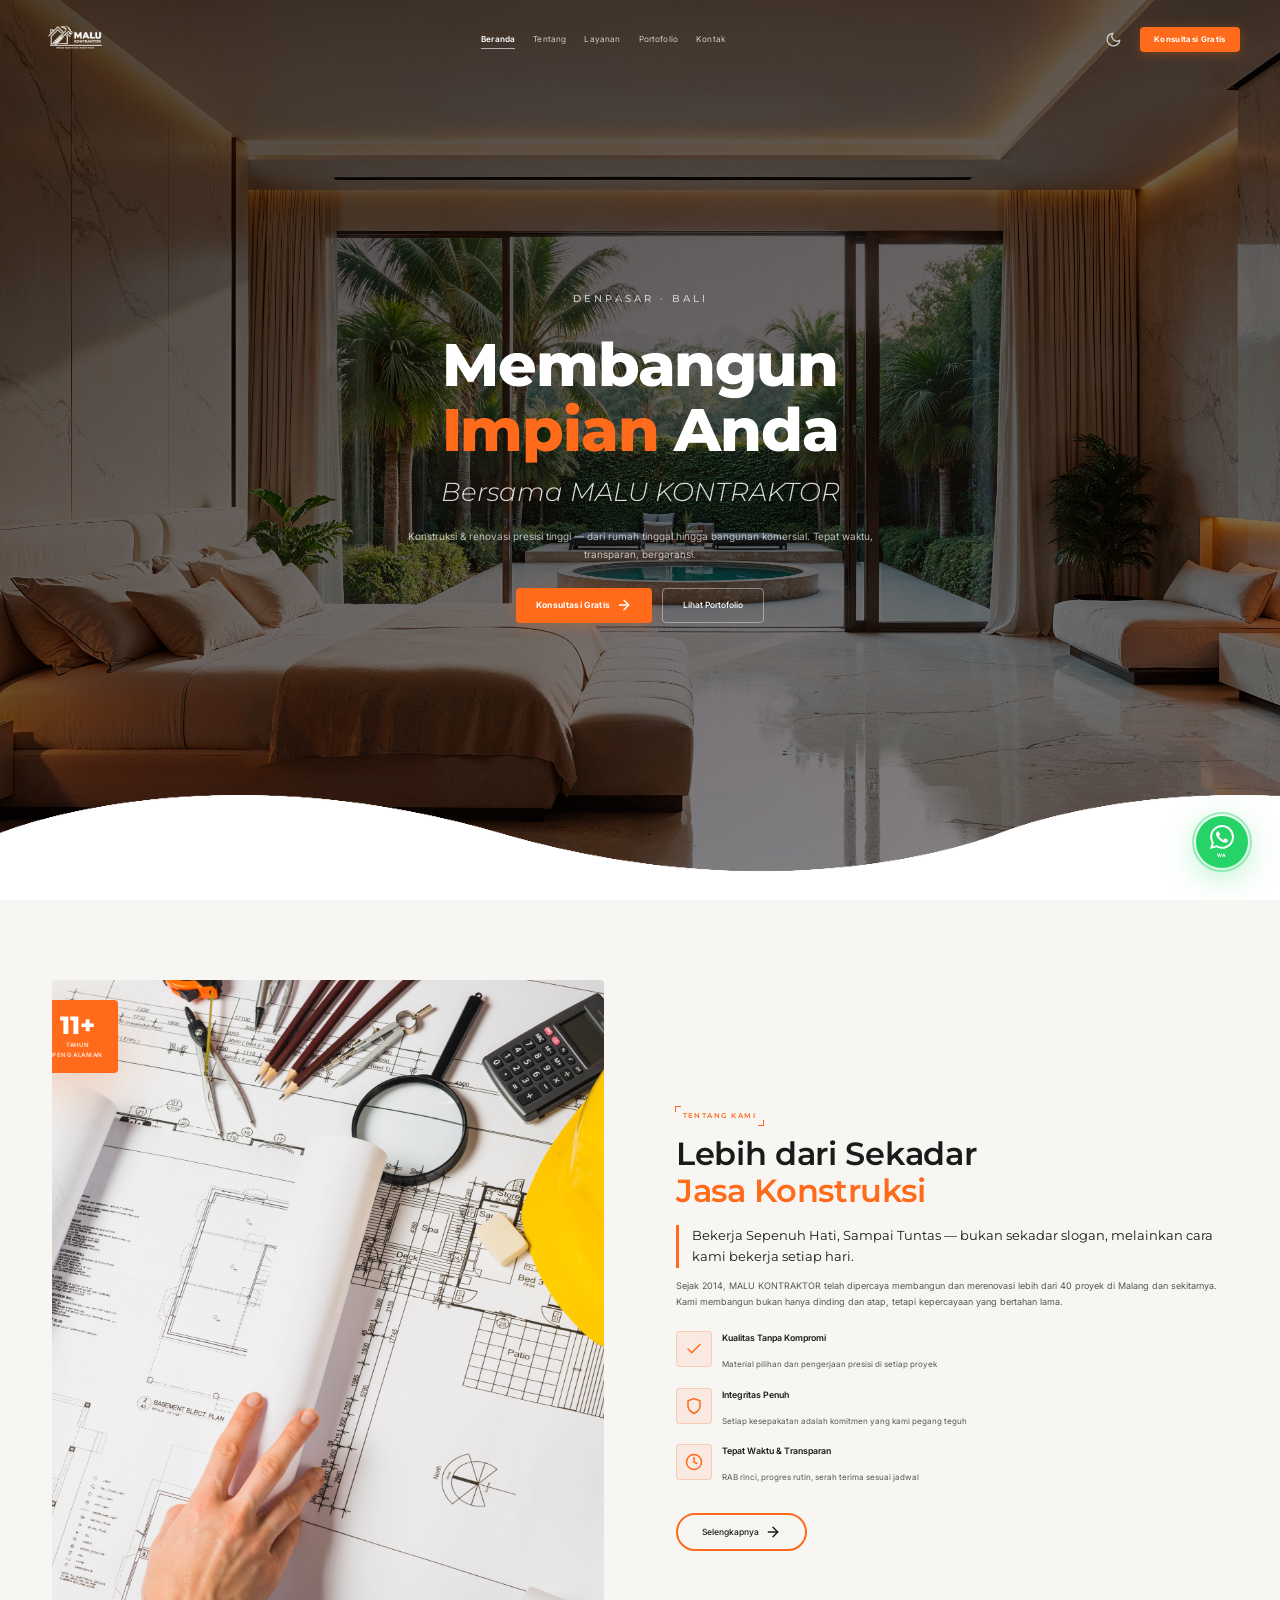
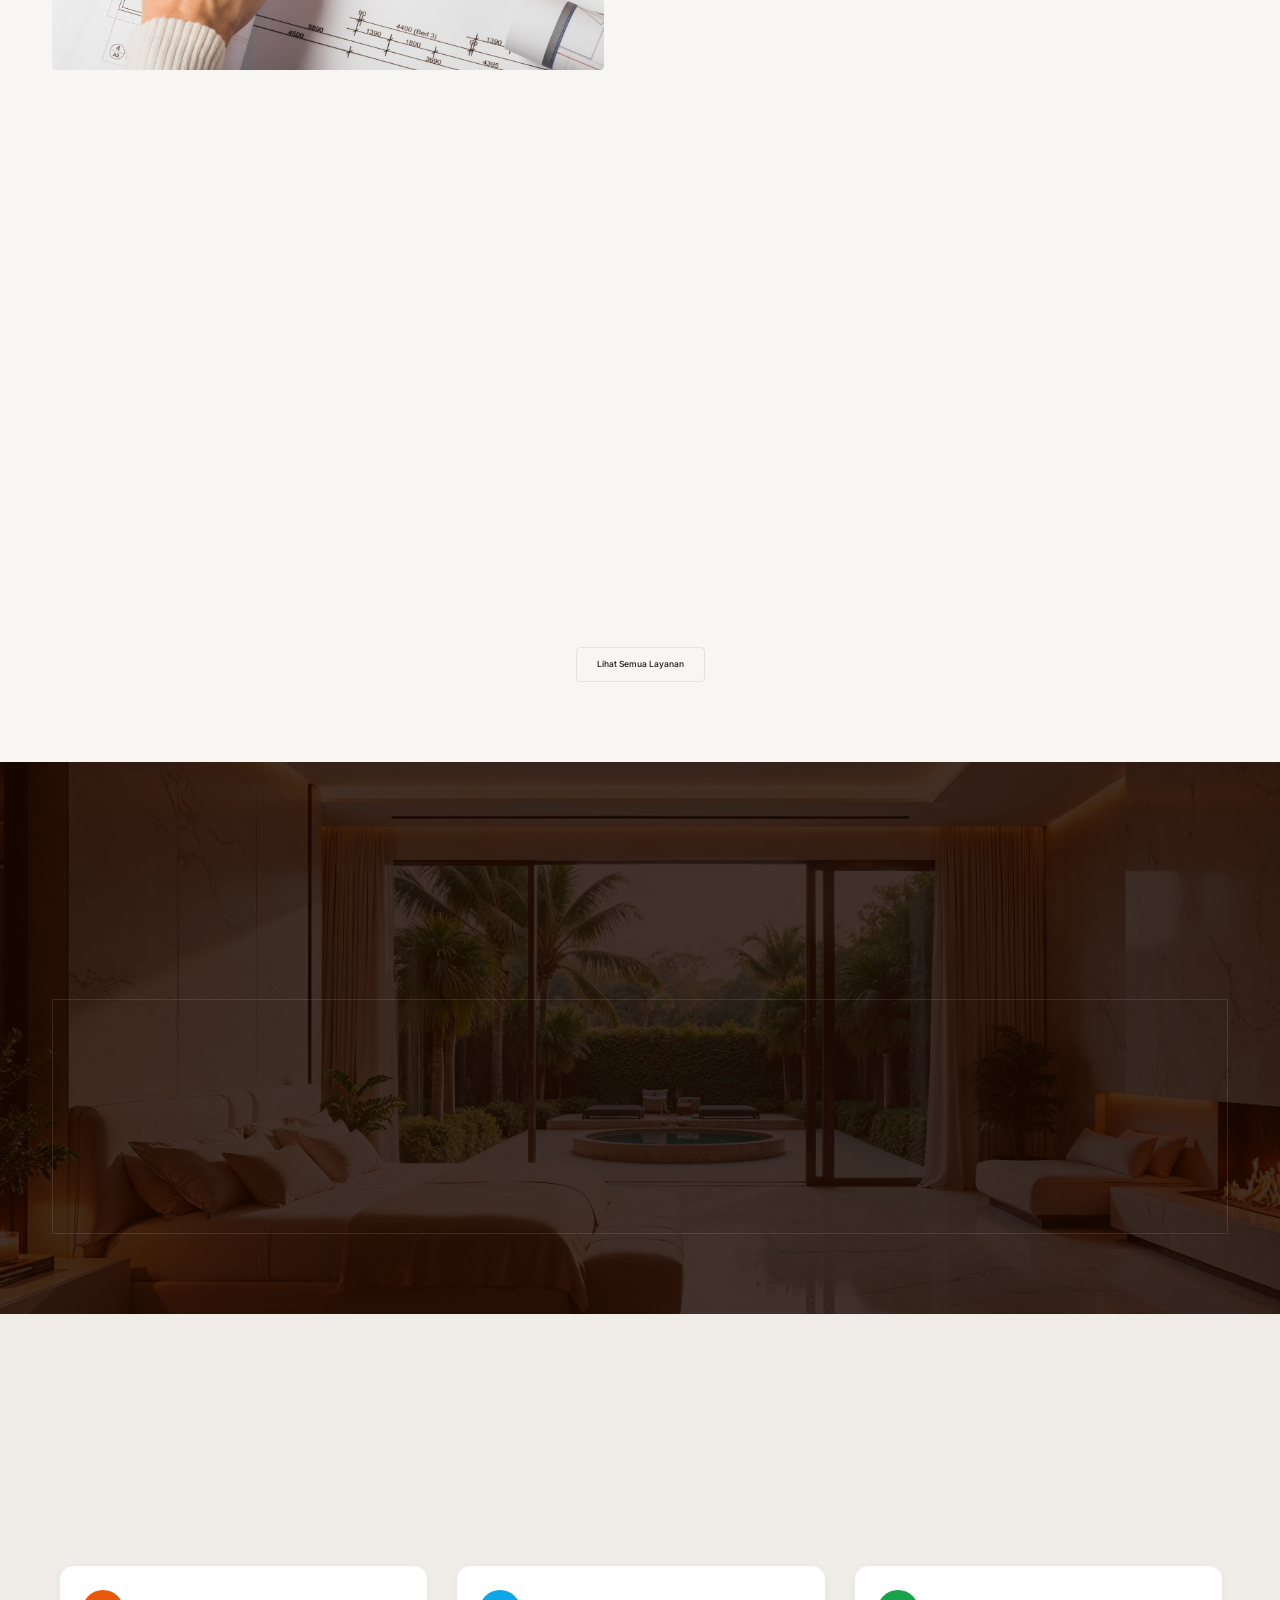
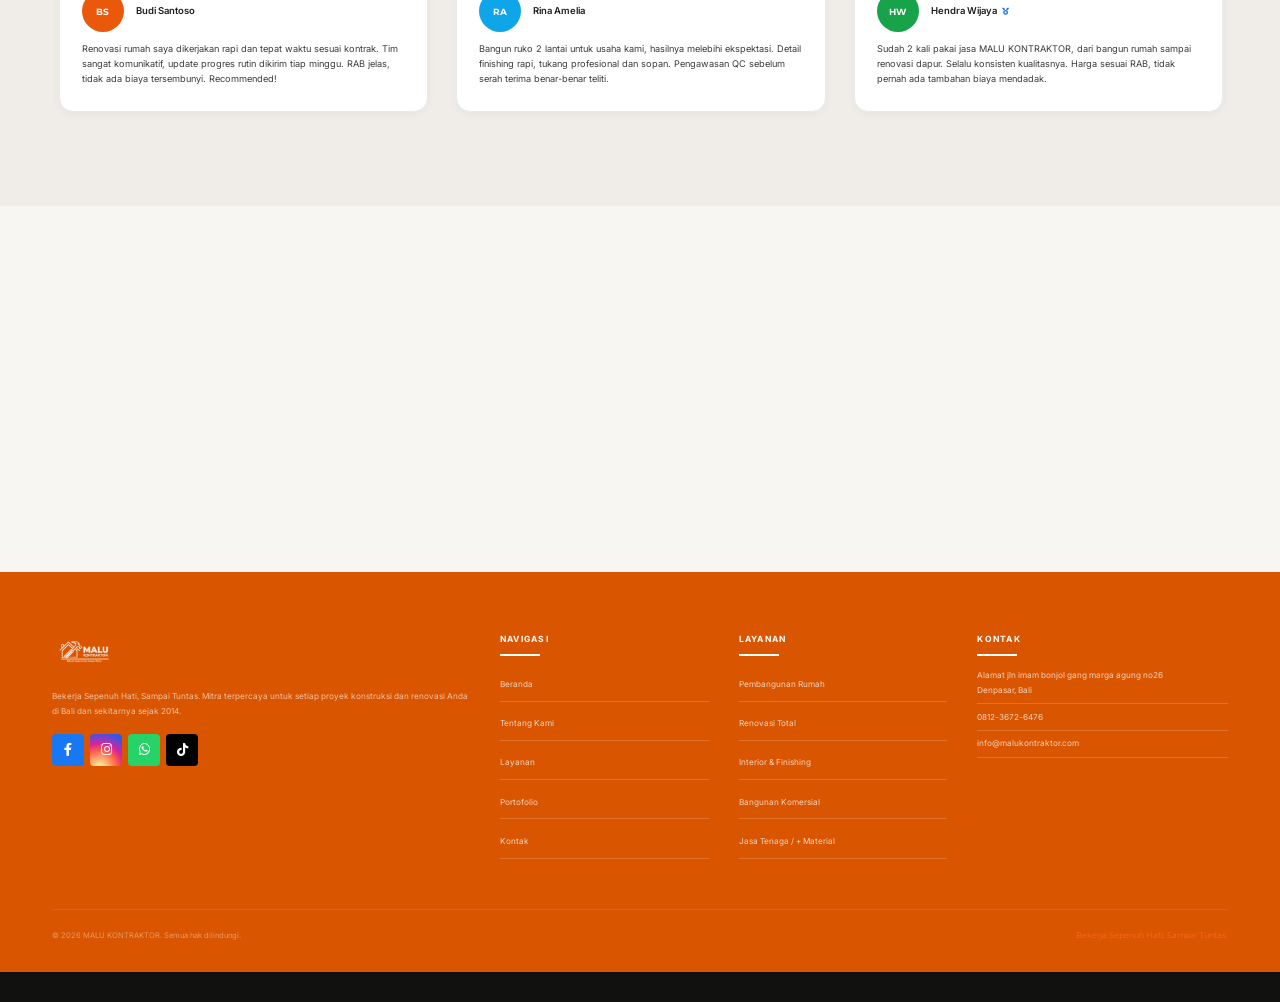
<file: index.html>
<!DOCTYPE html>
<html lang="id">
<head>
  <meta charset="UTF-8">
  <meta name="viewport" content="width=device-width, initial-scale=1.0">
  <title>MALU KONTRAKTOR – Bekerja Sepenuh Hati, Sampai Tuntas</title>
  <meta name="description" content="Jasa konstruksi dan renovasi profesional di Malang. Pembangunan rumah, renovasi total, interior design, bangunan komersial.">
  <link rel="icon" href="./images/image.png">
  <link rel="preconnect" href="https://fonts.googleapis.com">
  <link href="https://fonts.googleapis.com/css2?family=Montserrat:wght@300;400;500;600;700;800&family=Inter:wght@300;400;500;600;700&display=swap" rel="stylesheet">
  <link rel="stylesheet" href="https://cdnjs.cloudflare.com/ajax/libs/font-awesome/5.15.3/css/all.min.css">
  <link href="lib/owlcarousel/assets/owl.carousel.min.css" rel="stylesheet">
  <link href="lib/lightbox/css/lightbox.min.css" rel="stylesheet">
  <link rel="stylesheet" href="./css/style.css">
</head>
<body>

<div id="navbar-placeholder"></div>

<!-- ══ HERO ══════════════════════════════════════════════ -->
<section class="home-hero" id="home">
  <div class="home-hero-content reveal-up">
    <p class="page-hero-eyebrow">Denpasar · Bali </p>
    <h1>Membangun<br><span style="color:var(--orange)">Impian</span> Anda</h1>
    <h2>Bersama MALU KONTRAKTOR</h2>
    <p>Konstruksi &amp; renovasi presisi tinggi — dari rumah tinggal hingga bangunan komersial. Tepat waktu, transparan, bergaransi.</p>
    <div class="hero-btns">
      <a href="kontak.html" class="btn-orange">Konsultasi Gratis
        <svg width="16" height="16" viewBox="0 0 24 24" fill="none" stroke="currentColor" stroke-width="2.2" stroke-linecap="round" stroke-linejoin="round"><line x1="5" y1="12" x2="19" y2="12"/><polyline points="12 5 19 12 12 19"/></svg>
      </a>
      <a href="portofolio.html" class="btn-ghost-dark" style="color:#fff;border-color:rgba(255,255,255,.4)">Lihat Portofolio</a>
    </div>
  </div>
  <div class="wave"></div>
  <div class="wave wave2"></div>
  <div class="wave wave3"></div>
</section>


<!-- ══ TENTANG SINGKAT ════════════════════════════════════ -->
<section style="background:var(--bg);">
  <div class="container">
    <div class="about-grid">
      <div class="about-img-wrap reveal-left">
        <img src="./images/about.jpg" alt="Tim MALU KONTRAKTOR">
        <div class="about-badge">
          <div class="badge-num">11+</div>
          <div class="badge-label">Tahun<br>Pengalaman</div>
        </div>
      </div>
      <div class="reveal-right">
        <span class="section-eyebrow"><span class="bracket-word">Tentang Kami</span></span>
        <h2 class="section-title">Lebih dari Sekadar<br><em>Jasa Konstruksi</em></h2>
        <p class="about-lead">Bekerja Sepenuh Hati, Sampai Tuntas — bukan sekadar slogan, melainkan cara kami bekerja setiap hari.</p>
        <p class="about-body">Sejak 2014, MALU KONTRAKTOR telah dipercaya membangun dan merenovasi lebih dari 40 proyek di Malang dan sekitarnya. Kami membangun bukan hanya dinding dan atap, tetapi kepercayaan yang bertahan lama.</p>
        <div class="val-list">
          <div class="val-item">
            <div class="val-icon"><svg width="18" height="18" viewBox="0 0 24 24" fill="none" stroke="currentColor" stroke-width="2" stroke-linecap="round"><polyline points="20 6 9 17 4 12"/></svg></div>
            <div><strong>Kualitas Tanpa Kompromi</strong><span>Material pilihan dan pengerjaan presisi di setiap proyek</span></div>
          </div>
          <div class="val-item">
            <div class="val-icon"><svg width="18" height="18" viewBox="0 0 24 24" fill="none" stroke="currentColor" stroke-width="2" stroke-linecap="round"><path d="M12 22s8-4 8-10V5l-8-3-8 3v7c0 6 8 10 8 10z"/></svg></div>
            <div><strong>Integritas Penuh</strong><span>Setiap kesepakatan adalah komitmen yang kami pegang teguh</span></div>
          </div>
          <div class="val-item">
            <div class="val-icon"><svg width="18" height="18" viewBox="0 0 24 24" fill="none" stroke="currentColor" stroke-width="2" stroke-linecap="round"><circle cx="12" cy="12" r="10"/><polyline points="12 6 12 12 16 14"/></svg></div>
            <div><strong>Tepat Waktu &amp; Transparan</strong><span>RAB rinci, progres rutin, serah terima sesuai jadwal</span></div>
          </div>
        </div>
        <a href="tentang.html" class="btn-pill">Selengkapnya
          <svg width="16" height="16" viewBox="0 0 24 24" fill="none" stroke="currentColor" stroke-width="2.2" stroke-linecap="round"><line x1="5" y1="12" x2="19" y2="12"/><polyline points="12 5 19 12 12 19"/></svg>
        </a>
      </div>
    </div>
  </div>
</section>

<!-- ══ LAYANAN HIGHLIGHT ══════════════════════════════════ -->
<section style="background:var(--bg);">
  <div class="container">
    <div class="section-header reveal-up">
      <span class="section-eyebrow"><span class="bracket-word">Layanan Kami</span></span>
      <h2 class="section-title">Solusi <em>Konstruksi</em> Lengkap</h2>
      <p class="section-desc">Dari rumah tinggal hingga gedung komersial — kami menangani semua kebutuhan konstruksi Anda dengan standar profesional.</p>
    </div>
    <div class="items-grid">
      <div class="item-card reveal-up" style="--d:.05s">
        <div class="item-card-body">
          <div class="item-card-icon"><i class="fas fa-home"></i></div>
          <h3>Pembangunan Rumah</h3>
          <p>Rumah yang dibangun dari fondasi kepercayaan. Dari desain hingga serah terima kunci, kami menangani semuanya dengan presisi.</p>
          <a href="layanan.html" class="item-card-link">Pelajari lebih →</a>
        </div>
      </div>
      <div class="item-card reveal-up" style="--d:.12s">
        <div class="item-card-body">
          <div class="item-card-icon"><i class="fas fa-tools"></i></div>
          <h3>Renovasi Total</h3>
          <p>Transformasi ruang lama menjadi hunian baru yang segar, fungsional, dan berkarakter — semua skala kami tangani.</p>
          <a href="layanan.html" class="item-card-link">Pelajari lebih →</a>
        </div>
      </div>
      <div class="item-card reveal-up" style="--d:.19s">
        <div class="item-card-body">
          <div class="item-card-icon"><i class="fas fa-building"></i></div>
          <h3>Bangunan Komersial</h3>
          <p>Ruko, kantor, gudang, dan fasilitas bisnis yang dirancang untuk efisiensi dan representasi profesional optimal.</p>
          <a href="layanan.html" class="item-card-link">Pelajari lebih →</a>
        </div>
      </div>
    </div>
    <div style="text-align:center;margin-top:3.5rem;">
      <a href="layanan.html" class="btn-ghost-dark">Lihat Semua Layanan</a>
    </div>
  </div>
</section>

<!-- ══ PROSES KERJA ════════════════════════════════════════ -->
<section class="proses-section">
  <div class="proses-bg"></div>
  <div class="container proses-inner">
    <div class="section-header reveal-up">
      <span class="section-eyebrow" style="color:var(--orange)"><span class="bracket-word">Proses Kerja</span></span>
      <h2 class="section-title" style="color:#fff">Bagaimana Kami <em>Bekerja</em></h2>
      <p class="section-desc" style="color:rgba(255,255,255,.55)">Proses terstruktur adalah fondasi dari hasil yang memuaskan.</p>
    </div>
    <div class="proses-grid">
      <div class="proses-step reveal-up" style="--d:.05s"><div class="step-num">01 — Konsultasi</div><div class="step-content"><h3>Konsultasi Awal</h3><p>Diskusi mendalam tentang kebutuhan, anggaran, dan visi Anda. Gratis, tanpa komitmen.</p></div></div>
      <div class="proses-step reveal-up" style="--d:.1s"><div class="step-num">02 — Survey</div><div class="step-content"><h3>Survey &amp; Perencanaan</h3><p>Tim kami melakukan pengukuran lokasi dan menyusun rencana kerja komprehensif.</p></div></div>
      <div class="proses-step reveal-up" style="--d:.15s"><div class="step-num">03 — RAB</div><div class="step-content"><h3>RAB &amp; Kontrak</h3><p>Rincian anggaran transparan dan kontrak tertulis yang melindungi kedua belah pihak.</p></div></div>
      <div class="proses-step reveal-up" style="--d:.2s"><div class="step-num">04 — Pelaksanaan</div><div class="step-content"><h3>Pelaksanaan Proyek</h3><p>Pekerjaan dimulai dengan pengawasan ketat dan update progres rutin kepada Anda.</p></div></div>
      <div class="proses-step reveal-up" style="--d:.25s"><div class="step-num">05 — QC</div><div class="step-content"><h3>Quality Control</h3><p>Inspeksi menyeluruh sebelum serah terima. Setiap detail diperiksa sesuai standar kami.</p></div></div>
     
    </div>
  </div>
</section>
<!-- ══ TESTIMONI ═══════════════════════════ -->
<section style="background:var(--bg-2);padding:80px 0;">
  <div class="container">
    <div class="section-header reveal-up">
      <span class="section-eyebrow"><span class="bracket-word">Kata Klien Kami</span></span>
      <h2 class="section-title">Apa Kata <em>Klien Kami</em></h2>
      <p class="section-desc">Ulasan asli dari klien yang telah mempercayakan proyeknya kepada MALU KONTRAKTOR.</p>
    </div>

    <div class="owl-testi owl-carousel">

      <div class="g-review-card">
        <div class="g-review-head">
          <div class="g-avatar" style="background:#ea580c">BS</div>
          <div class="g-review-meta">
            <h4>Budi Santoso</h4>
          </div>
        </div>
        <p class="g-review-text">Renovasi rumah saya dikerjakan rapi dan tepat waktu sesuai kontrak. Tim sangat komunikatif, update progres rutin dikirim tiap minggu. RAB jelas, tidak ada biaya tersembunyi. Recommended!</p>
      </div>

      <div class="g-review-card">
        <div class="g-review-head">
          <div class="g-avatar" style="background:#0ea5e9">RA</div>
          <div class="g-review-meta">
            <h4>Rina Amelia</h4>
          </div>
        </div>
        <p class="g-review-text">Bangun ruko 2 lantai untuk usaha kami, hasilnya melebihi ekspektasi. Detail finishing rapi, tukang profesional dan sopan. Pengawasan QC sebelum serah terima benar-benar teliti.</p>
      </div>

      <div class="g-review-card">
        <div class="g-review-head">
          <div class="g-avatar" style="background:#16a34a">HW</div>
          <div class="g-review-meta">
            <h4>Hendra Wijaya <i class="fas fa-medal g-local-guide" title="Kontributor Lokal"></i></h4>
          </div>
        </div>
        <p class="g-review-text">Sudah 2 kali pakai jasa MALU KONTRAKTOR, dari bangun rumah sampai renovasi dapur. Selalu konsisten kualitasnya. Harga sesuai RAB, tidak pernah ada tambahan biaya mendadak.</p>
      </div>

      <div class="g-review-card">
        <div class="g-review-head">
          <div class="g-avatar" style="background:#9333ea">SN</div>
          <div class="g-review-meta">
            <h4>Sri Nurhayati</h4>
          </div>
        </div>
        <p class="g-review-text">Awalnya ragu karena banyak kontraktor yang janji manis lalu molor. Tapi MALU KONTRAKTOR beda — jadwal pengerjaan rumah saya selesai bahkan 3 hari lebih cepat dari target. Sangat puas!</p>
      </div>

      <div class="g-review-card">
        <div class="g-review-head">
          <div class="g-avatar" style="background:#dc2626">AF</div>
          <div class="g-review-meta">
            <h4>Andi Firmansyah</h4>
          </div>
        </div>
        <p class="g-review-text">Tim survey datang tepat waktu, penjelasan teknis mudah dipahami orang awam seperti saya. Proses dari konsultasi sampai pembangunan gudang usaha berjalan lancar. Komunikasi via WhatsApp juga responsif.</p>
      </div>

    </div>
  </div>
</section>

<!-- ══ CTA ═══════════════════════════════════════════════ -->
<section class="cta-band reveal-up">
  <div class="cta-bg-pattern"></div>
  <div class="container cta-content">
    <span class="section-eyebrow" style="color:rgba(255,255,255,.8);">Mulai Proyek Anda</span>
    <h2>Siap Mewujudkan Bangunan<br>Impian Anda?</h2>
    <p>Konsultasi pertama gratis, tanpa komitmen. Tim kami siap mendengar dan membantu merencanakan proyek Anda.</p>
    <div class="cta-btns">
      <a href="kontak.html" class="btn-pill-white">Konsultasi Gratis
        <svg width="16" height="16" viewBox="0 0 24 24" fill="none" stroke="currentColor" stroke-width="2.2" stroke-linecap="round"><line x1="5" y1="12" x2="19" y2="12"/><polyline points="12 5 19 12 12 19"/></svg>
      </a>
      <a href="https://wa.me/6281234567890" class="btn-pill-white" target="_blank">
        <i class="fab fa-whatsapp"></i> Chat WhatsApp
      </a>
    </div>
  </div>
</section>



<div id="footer-placeholder"></div>

<script src="lib/jquery/jquery.min.js"></script>
<script src="lib/jquery/jquery-migrate.min.js"></script>
<script src="lib/easing/easing.min.js"></script>
<script src="lib/waypoints/waypoints.min.js"></script>
<script src="lib/owlcarousel/owl.carousel.min.js"></script>
<script src="./js/shared.js"></script>
<script>
  renderNavbar('beranda');
  renderFooter();
  initNavbar(true);   // hero page
  initDarkMode();
  initReveal();
  initFaq();

  $(function(){
    $('.owl-testi').owlCarousel({ autoplay:true, dots:true, loop:true, margin:16, responsive:{0:{items:1},640:{items:2},1024:{items:3}} });
    $('.clients-carousel').owlCarousel({ autoplay:true, dots:true, loop:true, responsive:{0:{items:2},768:{items:4},900:{items:6}} });
  });
</script>
</body>
</html>
</file>
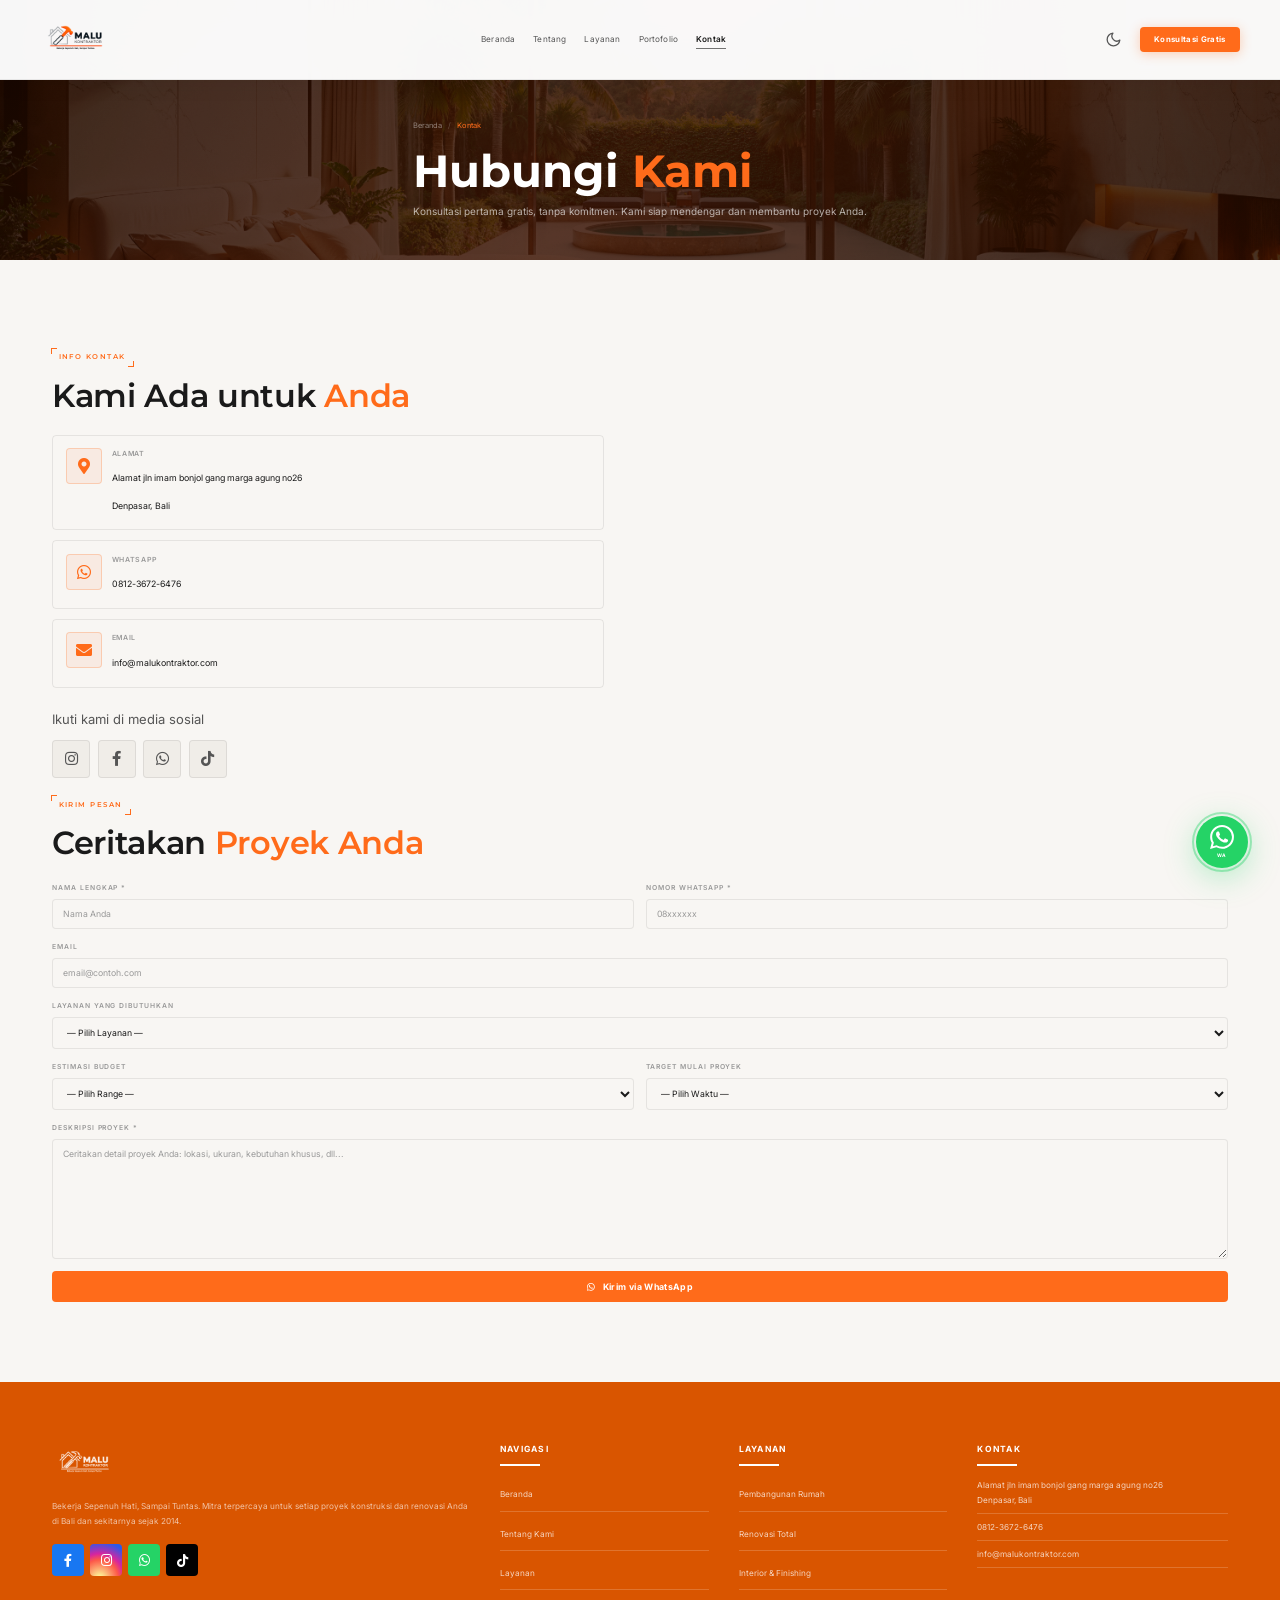
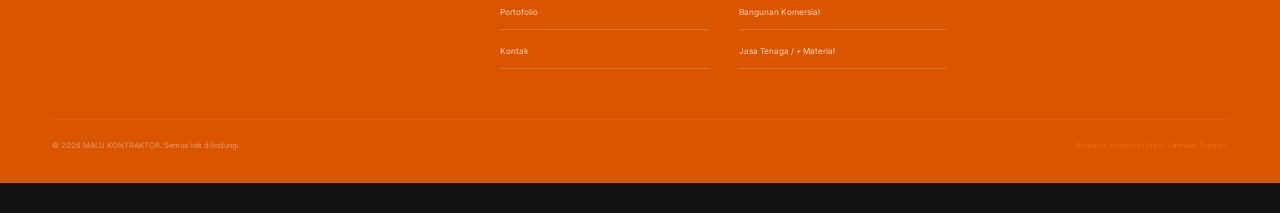
<file: kontak.html>
<!DOCTYPE html>
<html lang="id">
<head>
  <meta charset="UTF-8">
  <meta name="viewport" content="width=device-width, initial-scale=1.0">
  <title>Kontak – MALU KONTRAKTOR</title>
  <link rel="icon" href="./images/image.png">
  <link rel="preconnect" href="https://fonts.googleapis.com">
  <link href="https://fonts.googleapis.com/css2?family=Montserrat:wght@300;400;500;600;700;800&family=Inter:wght@300;400;500;600;700&display=swap" rel="stylesheet">
  <link rel="stylesheet" href="https://cdnjs.cloudflare.com/ajax/libs/font-awesome/5.15.3/css/all.min.css">
  <link rel="stylesheet" href="./css/style.css">
</head>
<body>

<div id="navbar-placeholder"></div>

<div class="page-hero">
  <div class="container">
    <div class="breadcrumb-nav">
      <a href="index.html">Beranda</a><span>/</span><span class="current">Kontak</span>
    </div>
    <h1>Hubungi <em>Kami</em></h1>
    <p>Konsultasi pertama gratis, tanpa komitmen. Kami siap mendengar dan membantu proyek Anda.</p>
  </div>
</div>

<!-- ══ KONTAK UTAMA ════════════════════════════════════ -->
<section style="background:var(--bg);">
  <div class="container">
    <div class="contact-grid">
      <!-- Info Kontak -->
      <div class="reveal-left">
        <span class="section-eyebrow"><span class="bracket-word">Info Kontak</span></span>
        <h2 class="section-title" style="margin-bottom:2rem;">Kami Ada untuk <em>Anda</em></h2>

        <div class="kontak-item">
          <div class="kontak-icon"><i class="fas fa-map-marker-alt"></i></div>
          <div class="kontak-item-text">
            <strong>Alamat</strong>
            <span>Alamat jln imam bonjol gang marga agung no26<br>Denpasar, Bali</span>
          </div>
        </div>

        <div class="kontak-item">
          <div class="kontak-icon"><i class="fab fa-whatsapp"></i></div>
          <div class="kontak-item-text">
            <strong>WhatsApp</strong>
            <a href="https://wa.me/6281236726476" target="_blank">0812-3672-6476</a>
          </div>
        </div>

        <div class="kontak-item">
          <div class="kontak-icon"><i class="fas fa-envelope"></i></div>
          <div class="kontak-item-text">
            <strong>Email</strong>
            <a href="mailto:info@malukontraktor.com">info@malukontraktor.com</a>
          </div>
        </div>

        

        <p style="font-size:1.3rem;color:var(--ink-2);margin:2rem 0 1rem;">Ikuti kami di media sosial</p>
        <div class="sosmed-row" style="margin-bottom:1rem;">
          <a href="https://www.instagram.com/malu_kontraktor?igsh=MTNxeXFmcHF5ZTVhMQ==" class="sosmed-btn" target="_blank" aria-label="Instagram"><i class="fab fa-instagram"></i></a>
          <a href="https://www.facebook.com/profile.php?id=61590833872858" class="sosmed-btn" target="_blank" aria-label="Facebook"><i class="fab fa-facebook-f"></i></a>
          <a href="https://wa.me/6281236726476" class="sosmed-btn" target="_blank" aria-label="WhatsApp"><i class="fab fa-whatsapp"></i></a>
          <a href="https://www.tiktok.com/@malu.kontraktor?_r=1&_t=ZS-9761malrZTj" class="sosmed-btn" target="_blank" aria-label="TikTok"><i class="fab fa-tiktok"></i></a>
        </div>

        <!-- Peta -->
        
        </div>
      </div>

      <!-- Form Kontak -->
      <div class="reveal-right">
        <span class="section-eyebrow"><span class="bracket-word">Kirim Pesan</span></span>
        <h2 class="section-title" style="margin-bottom:2rem;">Ceritakan <em>Proyek Anda</em></h2>
        <form class="kontak-form" onsubmit="handleKontakForm(event)">
          <div class="form-row">
            <div class="form-group">
              <label>Nama Lengkap *</label>
              <input type="text" id="fNama" placeholder="Nama Anda" required>
            </div>
            <div class="form-group">
              <label>Nomor WhatsApp *</label>
              <input type="tel" id="fTelp" placeholder="08xxxxxx" required>
            </div>
          </div>
          <div class="form-group">
            <label>Email</label>
            <input type="email" placeholder="email@contoh.com">
          </div>
          <div class="form-group">
            <label>Layanan yang Dibutuhkan</label>
            <select id="fLayanan">
              <option value="">— Pilih Layanan —</option>
              <option>Pembangunan Rumah</option>
              <option>Renovasi Total</option>
              <option>Interior &amp; Finishing</option>
              <option>Bangunan Komersial</option>
              <option>Jasa Tenaga / + Material</option>
              
            </select>
          </div>
          <div class="form-row">
            <div class="form-group">
              <label>Estimasi Budget</label>
              <select>
                <option value="">— Pilih Range —</option>
                <option>Di bawah Rp 50 juta</option>
                <option>Rp 50 – 150 juta</option>
                <option>Rp 150 – 500 juta</option>
                <option>Di atas Rp 500 juta</option>
              </select>
            </div>
            <div class="form-group">
              <label>Target Mulai Proyek</label>
              <select>
                <option value="">— Pilih Waktu —</option>
                <option>Secepatnya</option>
                <option>1–3 bulan lagi</option>
                <option>3–6 bulan lagi</option>
                <option>Lebih dari 6 bulan</option>
              </select>
            </div>
          </div>
          <div class="form-group">
            <label>Deskripsi Proyek *</label>
            <textarea id="fPesan" rows="5" placeholder="Ceritakan detail proyek Anda: lokasi, ukuran, kebutuhan khusus, dll..." required></textarea>
          </div>
          <button type="submit" class="btn-submit">
            <i class="fab fa-whatsapp"></i> Kirim via WhatsApp
          </button>
          
        </form>
      </div>
    </div>
  </div>
</section>

<!-- ══ FAQ KONTAK ════════════════════════════════════════ -->

<div id="footer-placeholder"></div>
<script src="lib/jquery/jquery.min.js"></script>
<script src="lib/jquery/jquery-migrate.min.js"></script>
<script src="./js/shared.js"></script>
<script>
  renderNavbar('kontak'); renderFooter();
  initNavbar(false); initDarkMode(); initReveal(); initFaq();
</script>
</body>
</html>
</file>
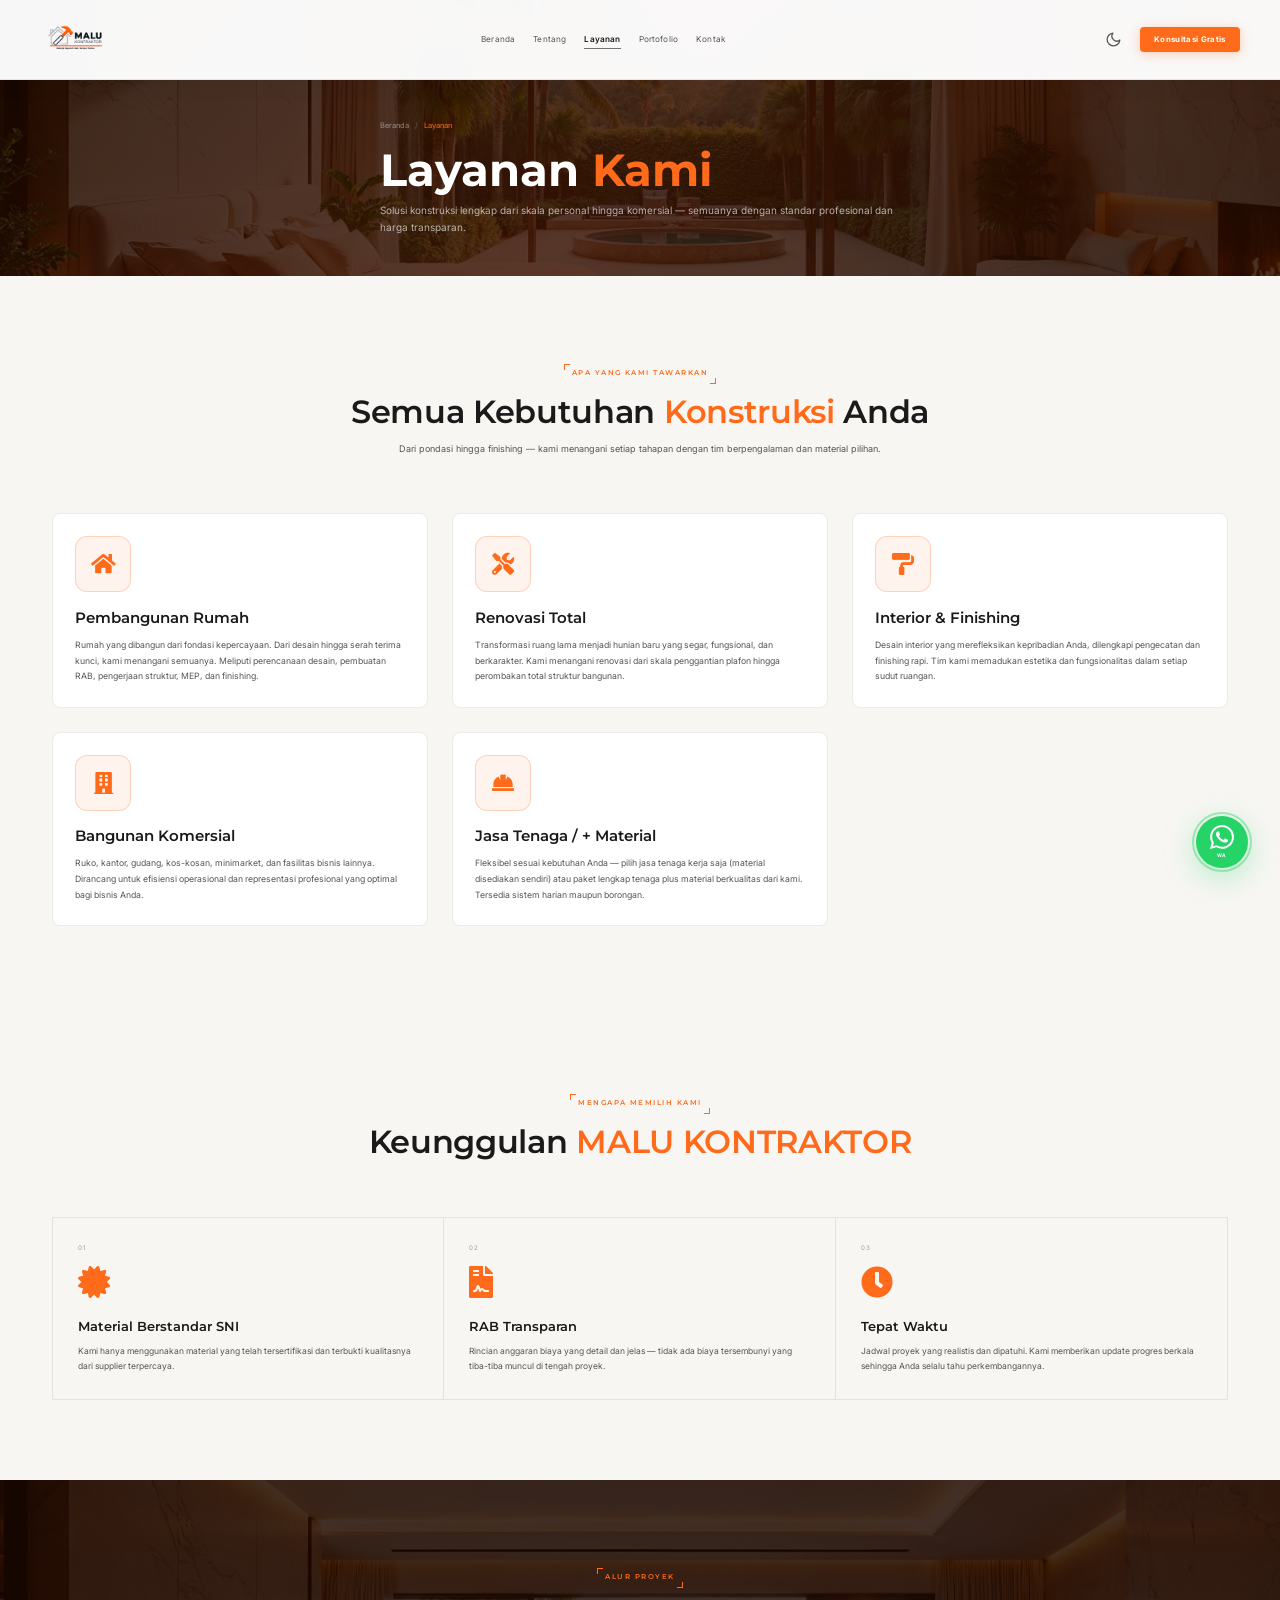
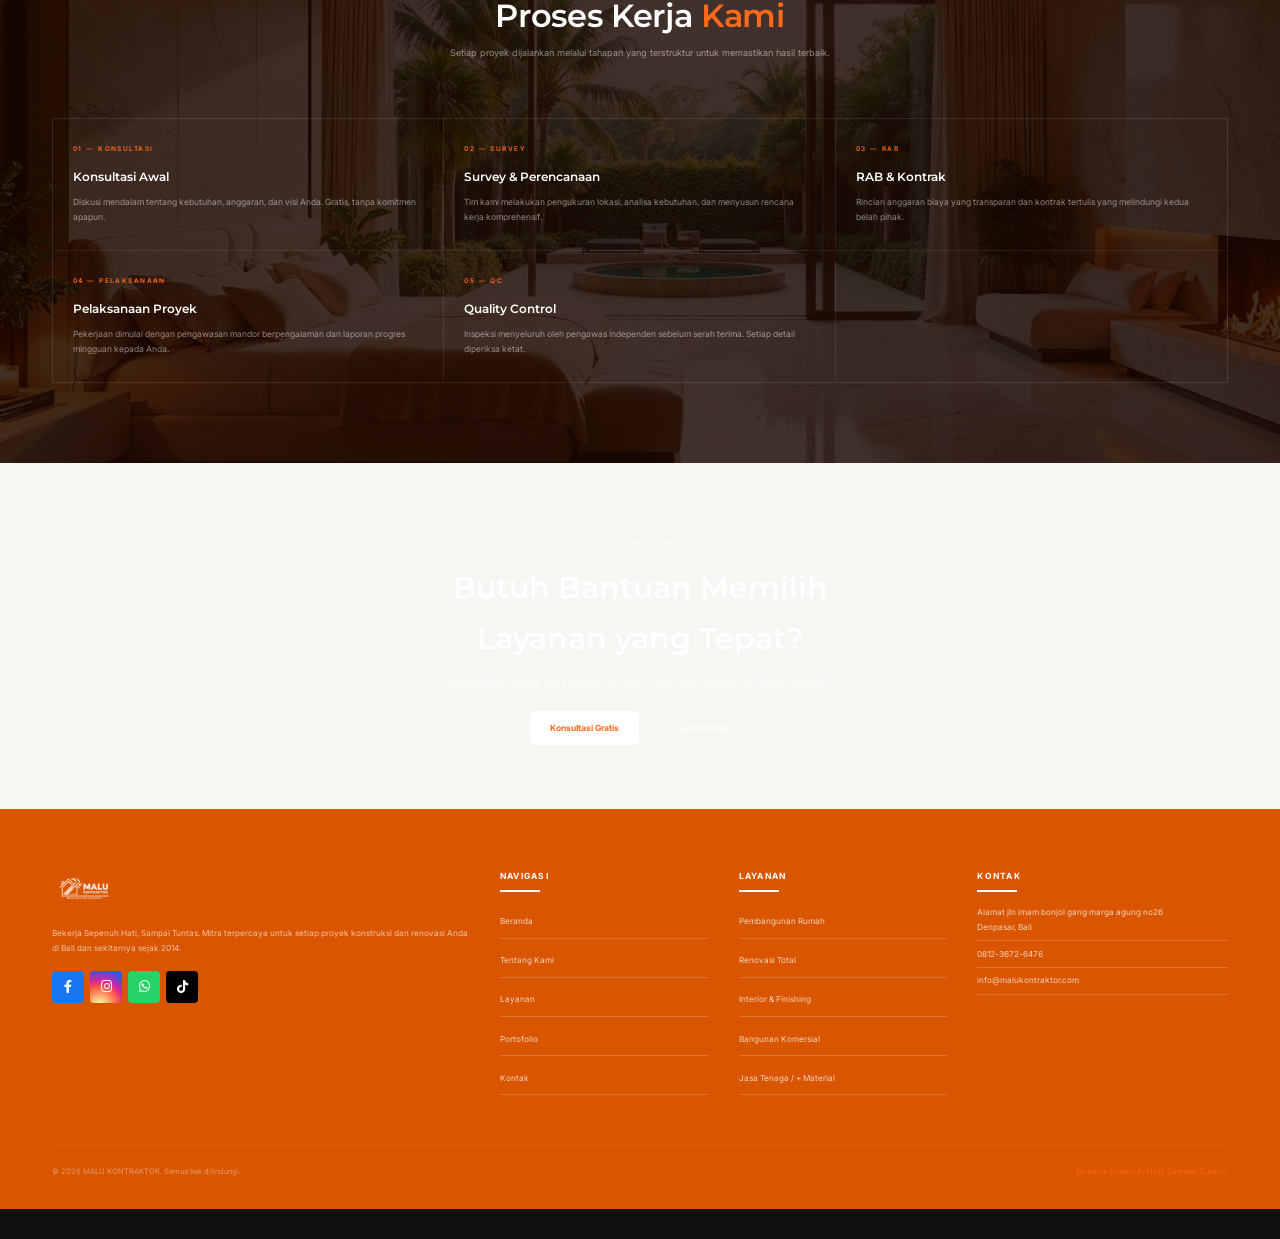
<file: layanan.html>
<!DOCTYPE html>
<html lang="id">
<head>
  <meta charset="UTF-8">
  <meta name="viewport" content="width=device-width, initial-scale=1.0">
  <title>Layanan – MALU KONTRAKTOR</title>
  <link rel="icon" href="./images/image.png">
  <link rel="preconnect" href="https://fonts.googleapis.com">
  <link href="https://fonts.googleapis.com/css2?family=Montserrat:wght@300;400;500;600;700;800&family=Inter:wght@300;400;500;600;700&display=swap" rel="stylesheet">
  <link rel="stylesheet" href="https://cdnjs.cloudflare.com/ajax/libs/font-awesome/5.15.3/css/all.min.css">
  <link rel="stylesheet" href="./css/style.css">
</head>
<body>

<div id="navbar-placeholder"></div>

<div class="page-hero">
  <div class="container">
    <div class="breadcrumb-nav">
      <a href="index.html">Beranda</a><span>/</span><span class="current">Layanan</span>
    </div>
    <h1>Layanan <em>Kami</em></h1>
    <p>Solusi konstruksi lengkap dari skala personal hingga komersial — semuanya dengan standar profesional dan harga transparan.</p>
  </div>
</div>

<!-- ══ 6 LAYANAN ═══════════════════════════════════════ -->
<section style="background:var(--bg);">
  <div class="container">
    <div class="section-header reveal-up">
      <span class="section-eyebrow"><span class="bracket-word">Apa yang Kami Tawarkan</span></span>
      <h2 class="section-title">Semua Kebutuhan <em>Konstruksi</em> Anda</h2>
      <p class="section-desc">Dari pondasi hingga finishing — kami menangani setiap tahapan dengan tim berpengalaman dan material pilihan.</p>
    </div>
    <div class="items-grid">
      <div class="item-card reveal-up" style="--d:.05s">
        <div class="item-card-body">
          <div class="item-card-icon"><i class="fas fa-home"></i></div>
          <h3>Pembangunan Rumah</h3>
          <p>Rumah yang dibangun dari fondasi kepercayaan. Dari desain hingga serah terima kunci, kami menangani semuanya. Meliputi perencanaan desain, pembuatan RAB, pengerjaan struktur, MEP, dan finishing.</p>
        </div>
      </div>
      <div class="item-card reveal-up" style="--d:.1s">
        <div class="item-card-body">
          <div class="item-card-icon"><i class="fas fa-tools"></i></div>
          <h3>Renovasi Total</h3>
          <p>Transformasi ruang lama menjadi hunian baru yang segar, fungsional, dan berkarakter. Kami menangani renovasi dari skala penggantian plafon hingga perombakan total struktur bangunan.</p>
        </div>
      </div>
      <div class="item-card reveal-up" style="--d:.15s">
        <div class="item-card-body">
          <div class="item-card-icon"><i class="fas fa-paint-roller"></i></div>
          <h3>Interior &amp; Finishing</h3>
          <p>Desain interior yang merefleksikan kepribadian Anda, dilengkapi pengecatan dan finishing rapi. Tim kami memadukan estetika dan fungsionalitas dalam setiap sudut ruangan.</p>
        </div>
      </div>
      <div class="item-card reveal-up" style="--d:.2s">
        <div class="item-card-body">
          <div class="item-card-icon"><i class="fas fa-building"></i></div>
          <h3>Bangunan Komersial</h3>
          <p>Ruko, kantor, gudang, kos-kosan, minimarket, dan fasilitas bisnis lainnya. Dirancang untuk efisiensi operasional dan representasi profesional yang optimal bagi bisnis Anda.</p>
        </div>
      </div>
      <div class="item-card reveal-up" style="--d:.25s">
  <div class="item-card-body">
    <div class="item-card-icon"><i class="fas fa-hard-hat"></i></div>
    <h3>Jasa Tenaga / + Material</h3>
    <p>Fleksibel sesuai kebutuhan Anda — pilih jasa tenaga kerja saja (material disediakan sendiri) atau paket lengkap tenaga plus material berkualitas dari kami. Tersedia sistem harian maupun borongan.</p>
  </div>
</div>
      </div>
    </div>
  </div>
</section>

<!-- ══ KEUNGGULAN ══════════════════════════════════════ -->
<section style="background:var(--bg);">
  <div class="container">
    <div class="section-header reveal-up">
      <span class="section-eyebrow"><span class="bracket-word">Mengapa Memilih Kami</span></span>
      <h2 class="section-title">Keunggulan <em>MALU KONTRAKTOR</em></h2>
    </div>
    <div style="display:grid;grid-template-columns:repeat(3,1fr);gap:0;border:1px solid var(--border);">
      <div style="padding:2.5rem;border-right:1px solid var(--border);position:relative;overflow:hidden;transition:background .3s;" class="reveal-up" style="--d:.05s">
        <div style="font-size:.62rem;letter-spacing:.18em;color:var(--muted);margin-bottom:1.25rem;">01</div>
        <div style="color:var(--orange);margin-bottom:1.25rem;"><i class="fas fa-certificate fa-2x"></i></div>
        <h3 style="font-family:'Montserrat',sans-serif;font-size:1.3rem;font-weight:600;color:var(--ink);margin-bottom:.7rem;">Material Berstandar SNI</h3>
        <p style="font-size:.85rem;color:var(--ink-2);line-height:1.8;">Kami hanya menggunakan material yang telah tersertifikasi dan terbukti kualitasnya dari supplier terpercaya.</p>
      </div>
      <div style="padding:2.5rem;border-right:1px solid var(--border);position:relative;overflow:hidden;transition:background .3s;" class="reveal-up" style="--d:.1s">
        <div style="font-size:.62rem;letter-spacing:.18em;color:var(--muted);margin-bottom:1.25rem;">02</div>
        <div style="color:var(--orange);margin-bottom:1.25rem;"><i class="fas fa-file-contract fa-2x"></i></div>
        <h3 style="font-family:'Montserrat',sans-serif;font-size:1.3rem;font-weight:600;color:var(--ink);margin-bottom:.7rem;">RAB Transparan</h3>
        <p style="font-size:.85rem;color:var(--ink-2);line-height:1.8;">Rincian anggaran biaya yang detail dan jelas — tidak ada biaya tersembunyi yang tiba-tiba muncul di tengah proyek.</p>
      </div>
      <div style="padding:2.5rem;position:relative;overflow:hidden;transition:background .3s;" class="reveal-up" style="--d:.15s">
        <div style="font-size:.62rem;letter-spacing:.18em;color:var(--muted);margin-bottom:1.25rem;">03</div>
        <div style="color:var(--orange);margin-bottom:1.25rem;"><i class="fas fa-clock fa-2x"></i></div>
        <h3 style="font-family:'Montserrat',sans-serif;font-size:1.3rem;font-weight:600;color:var(--ink);margin-bottom:.7rem;">Tepat Waktu</h3>
        <p style="font-size:.85rem;color:var(--ink-2);line-height:1.8;">Jadwal proyek yang realistis dan dipatuhi. Kami memberikan update progres berkala sehingga Anda selalu tahu perkembangannya.</p>
      </div>
    </div>
  </div>
</section>

<!-- ══ PROSES KERJA ═════════════════════════════════════ -->
<section class="proses-section">
  <div class="proses-bg"></div>
  <div class="container proses-inner">
    <div class="section-header reveal-up">
      <span class="section-eyebrow" style="color:var(--orange)"><span class="bracket-word">Alur Proyek</span></span>
      <h2 class="section-title" style="color:#fff">Proses Kerja <em>Kami</em></h2>
      <p class="section-desc" style="color:rgba(255,255,255,.5)">Setiap proyek dijalankan melalui tahapan yang terstruktur untuk memastikan hasil terbaik.</p>
    </div>
    <div class="proses-grid">
      <div class="proses-step reveal-up" style="--d:.05s"><div class="step-num">01 — Konsultasi</div><div class="step-content"><h3>Konsultasi Awal</h3><p>Diskusi mendalam tentang kebutuhan, anggaran, dan visi Anda. Gratis, tanpa komitmen apapun.</p></div></div>
      <div class="proses-step reveal-up" style="--d:.1s"><div class="step-num">02 — Survey</div><div class="step-content"><h3>Survey &amp; Perencanaan</h3><p>Tim kami melakukan pengukuran lokasi, analisa kebutuhan, dan menyusun rencana kerja komprehensif.</p></div></div>
      <div class="proses-step reveal-up" style="--d:.15s"><div class="step-num">03 — RAB</div><div class="step-content"><h3>RAB &amp; Kontrak</h3><p>Rincian anggaran biaya yang transparan dan kontrak tertulis yang melindungi kedua belah pihak.</p></div></div>
      <div class="proses-step reveal-up" style="--d:.2s"><div class="step-num">04 — Pelaksanaan</div><div class="step-content"><h3>Pelaksanaan Proyek</h3><p>Pekerjaan dimulai dengan pengawasan mandor berpengalaman dan laporan progres mingguan kepada Anda.</p></div></div>
      <div class="proses-step reveal-up" style="--d:.25s"><div class="step-num">05 — QC</div><div class="step-content"><h3>Quality Control</h3><p>Inspeksi menyeluruh oleh pengawas independen sebelum serah terima. Setiap detail diperiksa ketat.</p></div></div>
      
    </div>
  </div>
</section>

<!-- ══ CTA ═══════════════════════════════════════════════ -->
<section class="cta-band reveal-up">
  <div class="container cta-content">
    <span class="section-eyebrow" style="color:rgba(255,255,255,.8);">Mulai Sekarang</span>
    <h2>Butuh Bantuan Memilih<br>Layanan yang Tepat?</h2>
    <p>Konsultasikan proyek Anda dengan tim kami. Gratis, tanpa tekanan dan tanpa komitmen.</p>
    <div class="cta-btns">
      <a href="kontak.html" class="btn-white">Konsultasi Gratis</a>
      <a href="portofolio.html" class="btn-ghost-dark" style="color:#fff;border-color:rgba(255,255,255,.4);">Lihat Portofolio</a>
    </div>
  </div>
</section>

<div id="footer-placeholder"></div>
<script src="lib/jquery/jquery.min.js"></script>
<script src="lib/jquery/jquery-migrate.min.js"></script>
<script src="./js/shared.js"></script>
<script>
  renderNavbar('layanan'); renderFooter();
  initNavbar(false); initDarkMode(); initReveal();
</script>
</body>
</html>
</file>
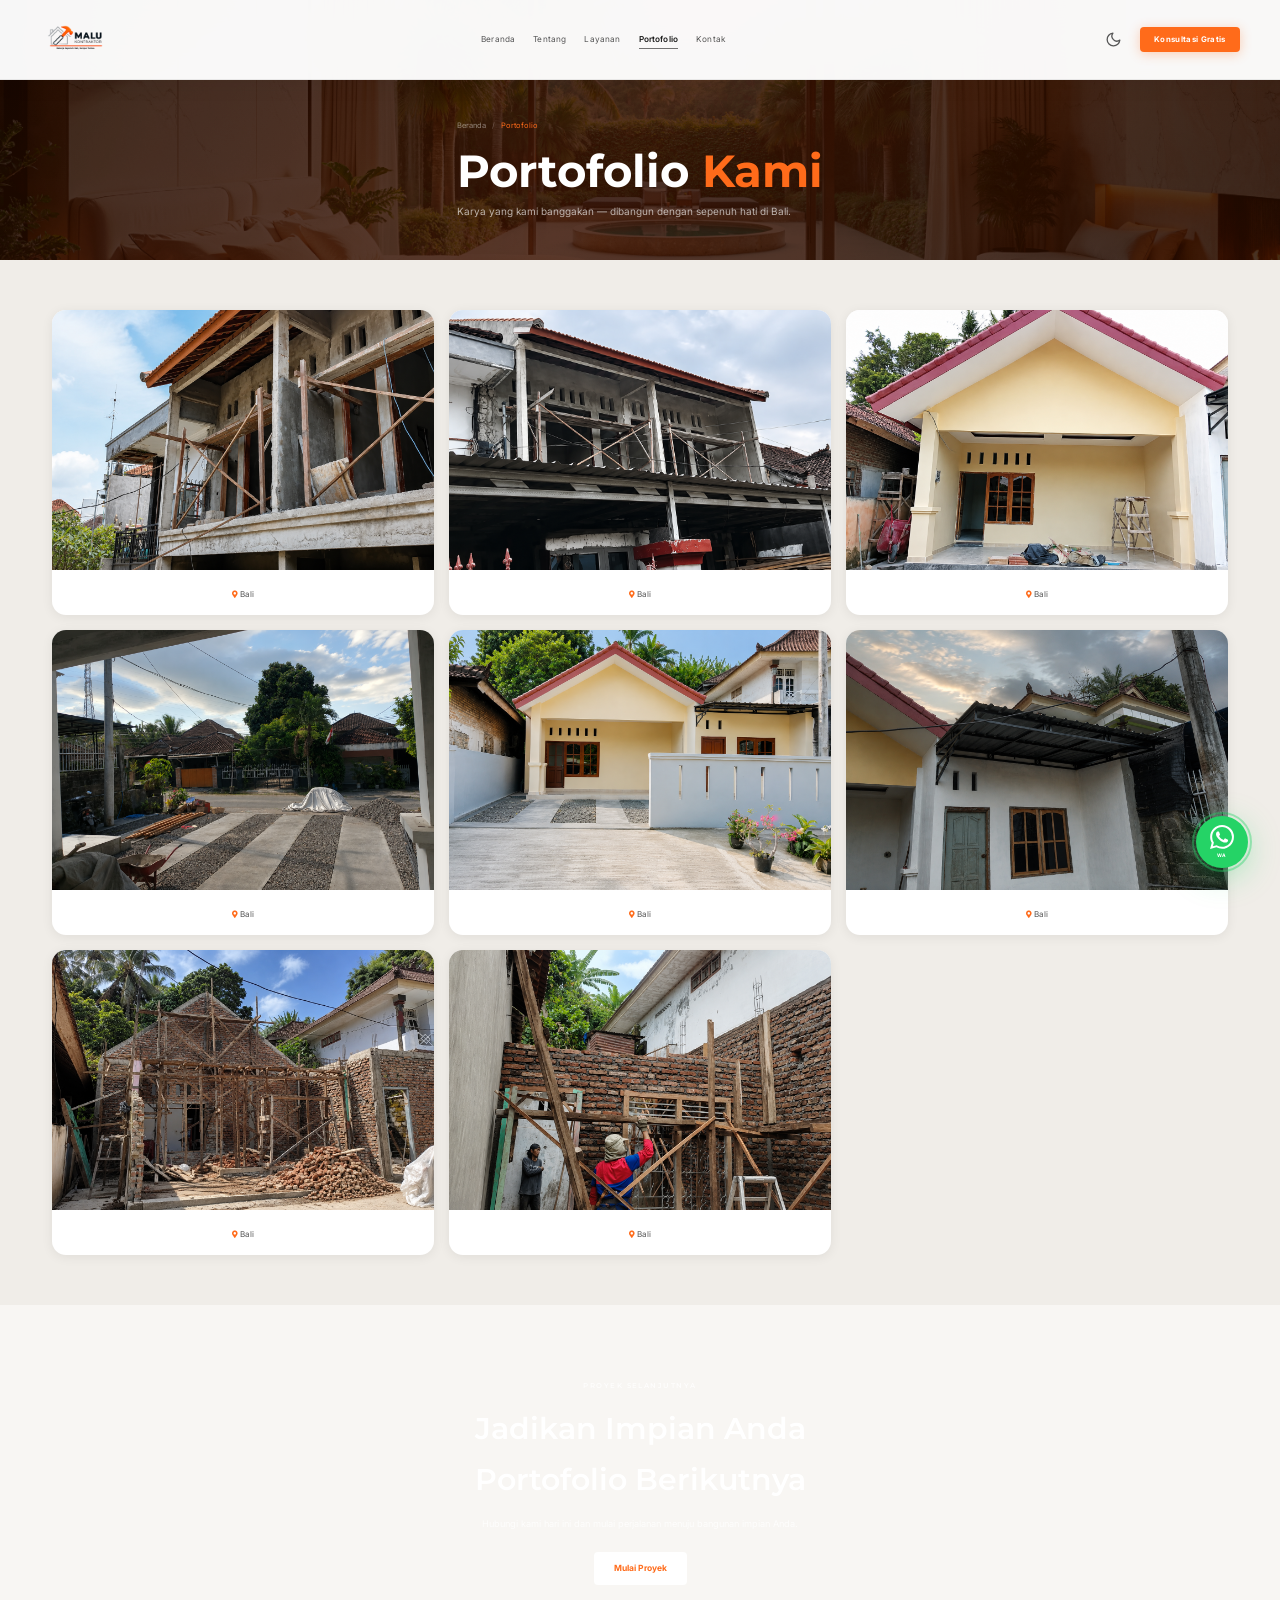
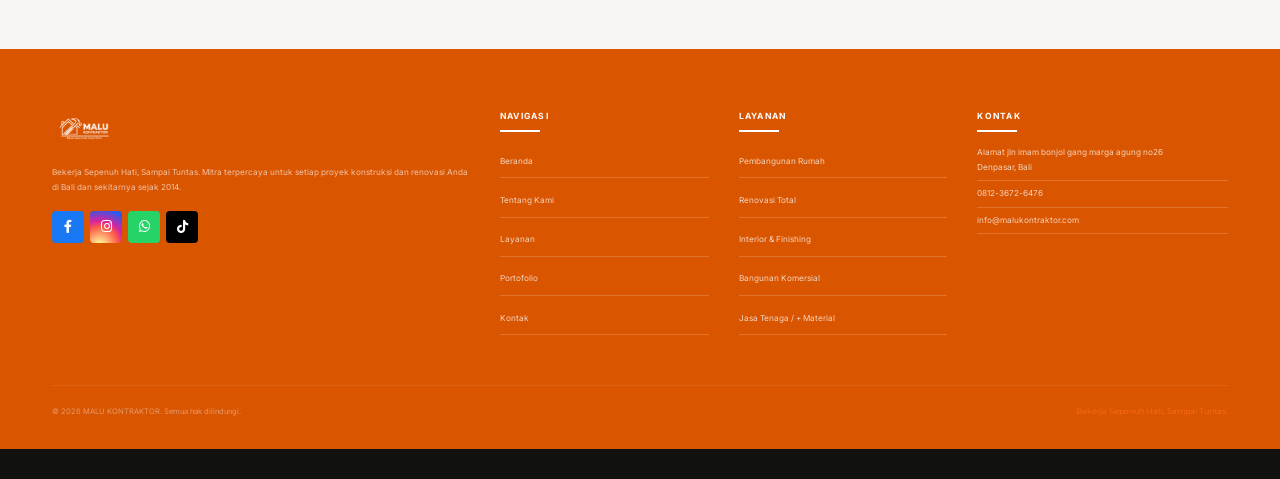
<file: portofolio.html>
<!DOCTYPE html>
<html lang="id">
<head>
  <meta charset="UTF-8">
  <meta name="viewport" content="width=device-width, initial-scale=1.0">
  <title>Portofolio – MALU KONTRAKTOR</title>
  <link rel="icon" href="./images/image.png">
  <link rel="preconnect" href="https://fonts.googleapis.com">
  <link href="https://fonts.googleapis.com/css2?family=Montserrat:wght@300;400;500;600;700;800&family=Inter:wght@300;400;500;600;700&display=swap" rel="stylesheet">
  <link rel="stylesheet" href="https://cdnjs.cloudflare.com/ajax/libs/font-awesome/5.15.3/css/all.min.css">
  <link href="lib/lightbox/css/lightbox.min.css" rel="stylesheet">
  <link rel="stylesheet" href="./css/style.css">

  <style>
    /* ═══════════════════════════════════════════════════
       PORTOFOLIO CARD GRID — referensi style
    ═══════════════════════════════════════════════════ */

    /* ── Card grid ── */
    .card-grid {
      display: grid;
      grid-template-columns: repeat(3, 1fr);
      gap: 1.5rem;
    }

    .card-porto {
      background: #fff;
      border-radius: 14px;
      overflow: hidden;
      box-shadow: 0 2px 12px rgba(0,0,0,.07);
      transition: transform .28s ease, box-shadow .28s ease;
      cursor: pointer;
      display: block;
    }
    body.dark-mode .card-porto {
      background: var(--bg-2);
      box-shadow: 0 2px 16px rgba(0,0,0,.28);
    }
    .card-porto:hover {
      transform: translateY(-6px);
      box-shadow: 0 10px 32px rgba(0,0,0,.13);
    }

    /* foto + skeleton shimmer loading */
    .card-porto__thumb {
      position: relative;
      width: 100%;
      padding-top: 68%; /* rasio ~3:2 */
      overflow: hidden;
      background: linear-gradient(
        100deg,
        #e8e6e1 30%,
        #f3f1ed 50%,
        #e8e6e1 70%
      );
      background-size: 200% 100%;
      animation: shimmer 1.4s ease-in-out infinite;
    }
    body.dark-mode .card-porto__thumb {
      background: linear-gradient(
        100deg,
        rgba(255,255,255,.04) 30%,
        rgba(255,255,255,.09) 50%,
        rgba(255,255,255,.04) 70%
      );
      background-size: 200% 100%;
    }
    @keyframes shimmer {
      0%   { background-position: 200% 0; }
      100% { background-position: -200% 0; }
    }
    .card-porto__thumb img {
      position: absolute;
      inset: 0;
      width: 100%;
      height: 100%;
      object-fit: cover;
      transition: transform .55s ease, opacity .4s ease;
      opacity: 0;
    }
    .card-porto__thumb img.is-loaded {
      opacity: 1;
    }
    .card-porto__thumb.is-loaded {
      animation: none;
      background: none;
    }
    .card-porto:hover .card-porto__thumb img {
      transform: scale(1.07);
    }

    /* lokasi di bawah foto */
    .card-porto__body {
      padding: .85rem 1rem .95rem;
      text-align: center;
    }
    .card-porto__loc {
      font-size: .8rem;
      color: var(--ink-2);
      font-family: 'Inter', sans-serif;
      display: inline-flex;
      align-items: center;
      gap: .35rem;
    }
    .card-porto__loc i {
      color: var(--orange);
      font-size: .72rem;
    }

    /* ── Responsive ── */
    @media (max-width: 900px) {
      .card-grid { grid-template-columns: repeat(2, 1fr); gap: 1rem; }
    }
    @media (max-width: 560px) {
      .card-grid { grid-template-columns: 1fr; gap: .85rem; }
    }
  </style>
</head>
<body>

<div id="navbar-placeholder"></div>

<!-- ── Page Hero ── -->
<div class="page-hero">
  <div class="container">
    <div class="breadcrumb-nav">
      <a href="index.html">Beranda</a><span>/</span><span class="current">Portofolio</span>
    </div>
    <h1>Portofolio <em>Kami</em></h1>
    <p>Karya yang kami banggakan — dibangun dengan sepenuh hati di Bali.</p>
  </div>
</div>

<!-- ── Grid Portofolio ── -->
<section style="background: var(--bg-2); padding: 5rem 0;">
  <div class="container">

    <!-- Card Grid -->
    <div class="card-grid reveal-up" id="portoGrid">

      <!-- 1 -->
      <a href="./images/pt11.png" data-lightbox="porto" data-title="Syamsi House · Bali" class="card-porto">
        <div class="card-porto__thumb">
          <img src="./images/pt11.png" alt="Syamsi House" loading="lazy">
        </div>
        <div class="card-porto__body">
          <span class="card-porto__loc"><i class="fas fa-map-marker-alt"></i>Bali</span>
        </div>
      </a>

      <!-- 2 -->
     

      <!-- 3 -->
      <a href="./images/pt3.png" data-lightbox="porto" data-title="Roji House · Bali" class="card-porto">
        <div class="card-porto__thumb">
          <img src="./images/pt3.png" alt="Roji House" loading="lazy">
        </div>
        <div class="card-porto__body">
          <span class="card-porto__loc"><i class="fas fa-map-marker-alt"></i>Bali</span>
        </div>
      </a>

      <!-- 4 -->
      <a href="./images/pt4.png" data-lightbox="porto" data-title="Haryono House · Bali" class="card-porto">
        <div class="card-porto__thumb">
          <img src="./images/pt4.png" alt="Haryono House" loading="lazy" style="object-position:center 60%">
        </div>
        <div class="card-porto__body">
          <span class="card-porto__loc"><i class="fas fa-map-marker-alt"></i>Bali</span>
        </div>
      </a>

      <!-- 5 -->
      <a href="./images/pt6.png" data-lightbox="porto" data-title="Agus House · Bali" class="card-porto">
        <div class="card-porto__thumb">
          <img src="./images/pt6.png" alt="Agus House" loading="lazy">
        </div>
        <div class="card-porto__body">
          <span class="card-porto__loc"><i class="fas fa-map-marker-alt"></i>Bali</span>
        </div>
      </a>

      <!-- 6 -->
      <a href="./images/pt7.png" data-lightbox="porto" data-title="V House · Bali" class="card-porto">
        <div class="card-porto__thumb">
          <img src="./images/pt7.png" alt="V House" loading="lazy">
        </div>
        <div class="card-porto__body">
          <span class="card-porto__loc"><i class="fas fa-map-marker-alt"></i>Bali</span>
        </div>
      </a>

      <!-- 7 -->
      <a href="./images/pt5.png" data-lightbox="porto" data-title="Ruko 3 Lantai · Bali" class="card-porto">
        <div class="card-porto__thumb">
          <img src="./images/pt5.png" alt="Ruko 3 Lantai" loading="lazy">
        </div>
        <div class="card-porto__body">
          <span class="card-porto__loc"><i class="fas fa-map-marker-alt"></i>Bali</span>
        </div>
      </a>

      <!-- 8 -->
      <a href="./images/pt8.png" data-lightbox="porto" data-title="Renovasi Fasad · Bali" class="card-porto">
        <div class="card-porto__thumb">
          <img src="./images/pt8.png" alt="Renovasi Fasad" loading="lazy">
        </div>
        <div class="card-porto__body">
          <span class="card-porto__loc"><i class="fas fa-map-marker-alt"></i>Bali</span>
        </div>
      </a>

      <!-- 9 -->
      <a href="./images/pt9.png" data-lightbox="porto" data-title="Interior Ruang Tamu · Bali" class="card-porto">
        <div class="card-porto__thumb">
          <img src="./images/pt9.png" alt="Interior Ruang Tamu" loading="lazy">
        </div>
        <div class="card-porto__body">
          <span class="card-porto__loc"><i class="fas fa-map-marker-alt"></i>Bali</span>
        </div>
      </a>

    </div><!-- /card-grid -->
  </div>
</section>

<!-- ── CTA ── -->
<section class="cta-band reveal-up">
  <div class="container cta-content">
    <span class="section-eyebrow" style="color:rgba(255,255,255,.8);">Proyek Selanjutnya</span>
    <h2>Jadikan Impian Anda<br>Portofolio Berikutnya</h2>
    <p>Hubungi kami hari ini dan mulai perjalanan menuju bangunan impian Anda.</p>
    <div class="cta-btns">
      <a href="kontak.html" class="btn-white">Mulai Proyek</a>
    </div>
  </div>
</section>

<div id="footer-placeholder"></div>

<script src="lib/jquery/jquery.min.js"></script>
<script src="lib/jquery/jquery-migrate.min.js"></script>
<script src="lib/lightbox/js/lightbox.min.js"></script>
<script src="./js/shared.js"></script>
<script>
  renderNavbar('portofolio'); renderFooter();
  initNavbar(false); initDarkMode(); initReveal();
  initPortoSkeleton(); initPortoLightbox();
</script>
</body>
</html>
</file>
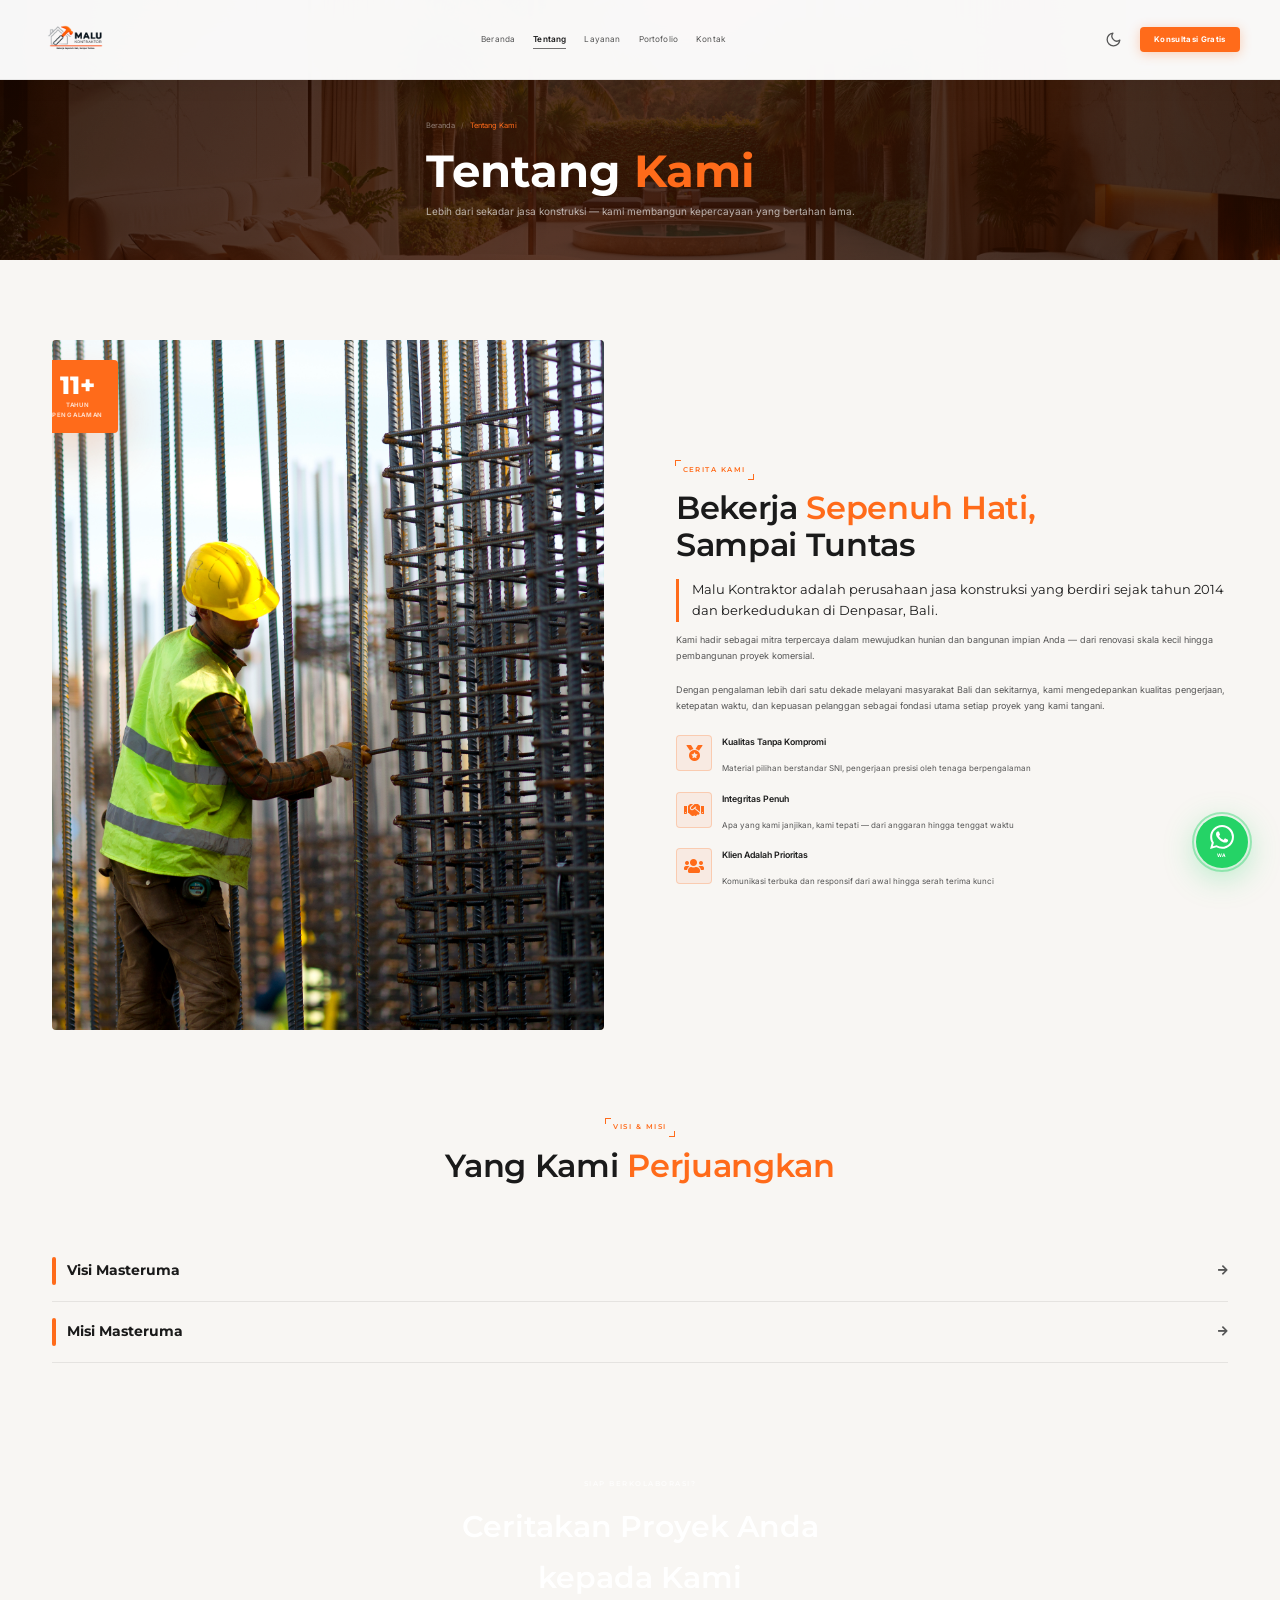
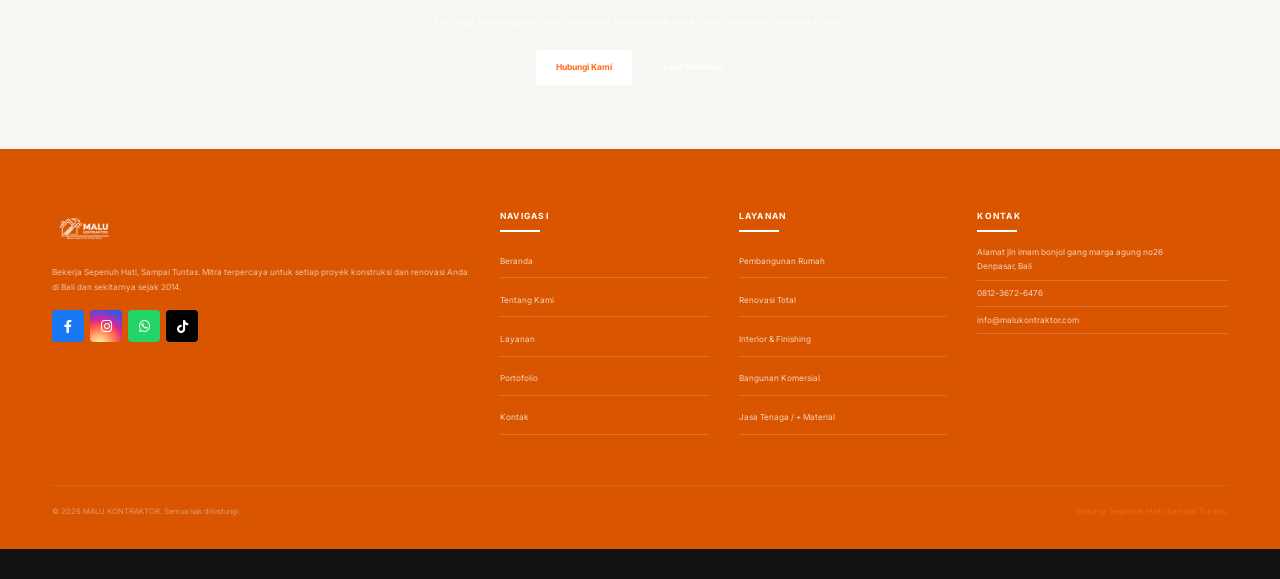
<file: tentang.html>
<!DOCTYPE html>
<html lang="id">
<head>
  <meta charset="UTF-8">
  <meta name="viewport" content="width=device-width, initial-scale=1.0">
  <title>Tentang Kami – MALU KONTRAKTOR</title>
  <link rel="icon" href="./images/image.png">
  <link rel="preconnect" href="https://fonts.googleapis.com">
  <link href="https://fonts.googleapis.com/css2?family=Montserrat:wght@300;400;500;600;700;800&family=Inter:wght@300;400;500;600;700&display=swap" rel="stylesheet">
  <link rel="stylesheet" href="https://cdnjs.cloudflare.com/ajax/libs/font-awesome/5.15.3/css/all.min.css">
  <link href="lib/owlcarousel/assets/owl.carousel.min.css" rel="stylesheet">
  <link rel="stylesheet" href="./css/style.css">
</head>
<body>

<div id="navbar-placeholder"></div>

<!-- ══ PAGE HERO ════════════════════════════════════════ -->
<div class="page-hero">
  <div class="container">
    <div class="breadcrumb-nav">
      <a href="index.html">Beranda</a>
      <span>/</span>
      <span class="current">Tentang Kami</span>
    </div>
    <h1>Tentang <em>Kami</em></h1>
    <p>Lebih dari sekadar jasa konstruksi — kami membangun kepercayaan yang bertahan lama.</p>
  </div>
</div>

<!-- ══ CERITA KAMI ══════════════════════════════════════ -->
<section style="background:var(--bg);">
  <div class="container">
    <div class="about-grid">
      <div class="about-img-wrap reveal-left">
        <img src="./images/tentang.jpg" alt="Founder MALU KONTRAKTOR">
        <div class="about-badge">
          <div class="badge-num">11+</div>
          <div class="badge-label">Tahun<br>Pengalaman</div>
        </div>
      </div>
      <div class="reveal-right">
        <span class="section-eyebrow"><span class="bracket-word">Cerita Kami</span></span>
        <h2 class="section-title">Bekerja <em>Sepenuh Hati,</em><br>Sampai Tuntas</h2>
        <p class="about-lead">Malu Kontraktor adalah perusahaan jasa konstruksi yang berdiri sejak tahun 2014 dan berkedudukan di Denpasar, Bali.</p>
        <p class="about-body">Kami hadir sebagai mitra terpercaya dalam mewujudkan hunian dan bangunan impian Anda — dari renovasi skala kecil hingga pembangunan proyek komersial.<br><br>Dengan pengalaman lebih dari satu dekade melayani masyarakat Bali dan sekitarnya, kami mengedepankan kualitas pengerjaan, ketepatan waktu, dan kepuasan pelanggan sebagai fondasi utama setiap proyek yang kami tangani.</p>
        <div class="val-list">
          <div class="val-item">
            <div class="val-icon"><i class="fas fa-medal" style="font-size:1.6rem;"></i></div>
            <div><strong>Kualitas Tanpa Kompromi</strong><span>Material pilihan berstandar SNI, pengerjaan presisi oleh tenaga berpengalaman</span></div>
          </div>
          <div class="val-item">
            <div class="val-icon"><i class="fas fa-handshake" style="font-size:1.6rem;"></i></div>
            <div><strong>Integritas Penuh</strong><span>Apa yang kami janjikan, kami tepati — dari anggaran hingga tenggat waktu</span></div>
          </div>
          <div class="val-item">
            <div class="val-icon"><i class="fas fa-users" style="font-size:1.6rem;"></i></div>
            <div><strong>Klien Adalah Prioritas</strong><span>Komunikasi terbuka dan responsif dari awal hingga serah terima kunci</span></div>
          </div>
        </div>
      </div>
    </div>
  </div>
</section>

<!-- ══ NILAI & VISI ══════════════════════════════════════ -->
<section class="vm-section" style="background:var(--bg);">
  <div class="container">
    <div class="section-header reveal-up">
      <span class="section-eyebrow"><span class="bracket-word">Visi &amp; Misi</span></span>
      <h2 class="section-title">Yang Kami <em>Perjuangkan</em></h2>
    </div>

    <!-- VISI accordion -->
    <div class="vm-accordion reveal-up" style="--d:.05s">
      <div class="vm-row" onclick="toggleVM(this)">
        <div class="vm-row-left">
          <div class="vm-accent-bar"></div>
          <span class="vm-label">Visi Masteruma</span>
        </div>
        <div class="vm-arrow"><i class="fas fa-arrow-right"></i></div>
      </div>
      <div class="vm-panel">
        <div class="vm-panel-inner">
          <p>Menjadi perusahaan kontraktor terpercaya dan terdepan di Bali yang dikenal atas kualitas, integritas, dan dedikasi dalam setiap karya konstruksi.</p>
        </div>
      </div>
      <div class="vm-divider"></div>
    </div>

    <!-- MISI accordion -->
    <div class="vm-accordion reveal-up" style="--d:.1s">
      <div class="vm-row" onclick="toggleVM(this)">
        <div class="vm-row-left">
          <div class="vm-accent-bar"></div>
          <span class="vm-label">Misi Masteruma</span>
        </div>
        <div class="vm-arrow"><i class="fas fa-arrow-right"></i></div>
      </div>
      <div class="vm-panel">
        <div class="vm-panel-inner">
          <ol class="vm-misi-list">
            <li>Menghadirkan layanan konstruksi berkualitas tinggi dengan standar keamanan dan keselamatan kerja yang ketat di setiap proyek.</li>
            <li>Menyelesaikan setiap pekerjaan tepat waktu dan sesuai anggaran yang telah disepakati bersama klien.</li>
            <li>Membangun hubungan jangka panjang yang saling menguntungkan dengan pelanggan, mitra kerja, dan masyarakat sekitar.</li>
            <li>Terus meningkatkan kompetensi tim dan mengadopsi teknologi konstruksi modern demi hasil terbaik.</li>
            <li>Menjaga kepercayaan pelanggan dengan transparansi, kejujuran, dan pengerjaan yang penuh tanggung jawab dari awal hingga tuntas.</li>
          </ol>
        </div>
      </div>
      <div class="vm-divider"></div>
    </div>

  </div>
</section>

<!-- ══ CTA ═══════════════════════════════════════════════ -->
<section class="cta-band reveal-up">
  <div class="container cta-content">
    <span class="section-eyebrow" style="color:rgba(255,255,255,.8);">Siap Berkolaborasi?</span>
    <h2>Ceritakan Proyek Anda<br>kepada Kami</h2>
    <p>Kami siap mendengarkan dan merancang solusi terbaik untuk setiap kebutuhan konstruksi Anda.</p>
    <div class="cta-btns">
      <a href="kontak.html" class="btn-white">Hubungi Kami</a>
      <a href="portofolio.html" class="btn-ghost-dark" style="color:#fff;border-color:rgba(255,255,255,.4);">Lihat Portofolio</a>
    </div>
  </div>
</section>

<div id="footer-placeholder"></div>

<script src="lib/jquery/jquery.min.js"></script>
<script src="lib/jquery/jquery-migrate.min.js"></script>
<script src="lib/owlcarousel/owl.carousel.min.js"></script>
<script src="./js/shared.js"></script>
<script>
  renderNavbar('tentang');
  renderFooter();
  initNavbar(false);
  initDarkMode();
  initReveal();

  function toggleVM(row) {
    const accordion = row.closest('.vm-accordion');
    const panel = accordion.querySelector('.vm-panel');
    const arrow = row.querySelector('.vm-arrow');
    const isOpen = panel.classList.contains('open');

    // Close all
    document.querySelectorAll('.vm-panel.open').forEach(p => p.classList.remove('open'));
    document.querySelectorAll('.vm-arrow').forEach(a => a.style.transform = '');

    if (!isOpen) {
      panel.classList.add('open');
      arrow.style.transform = 'rotate(-45deg)';
      arrow.style.color = 'var(--orange)';
    }
  }
  function toggleVM(row) {
  const accordion = row.closest('.vm-accordion');
  const panel = accordion.querySelector('.vm-panel');
  const arrow = row.querySelector('.vm-arrow');
  const isOpen = panel.classList.contains('open');

  document.querySelectorAll('.vm-panel.open').forEach(p => p.classList.remove('open'));
  document.querySelectorAll('.vm-arrow').forEach(a => {
    a.style.transform = '';
    a.style.color = '';
  });

  if (!isOpen) {
    panel.classList.add('open');
    arrow.style.transform = 'rotate(-45deg)';
    arrow.style.color = 'var(--orange)';
  }
}
</script>
</body>
</html>
</file>
<file: css/style.css>
/* ============================================================
   MALU KONTRAKTOR — style.css
   Tema: Orange (#FF6B1A) + Putih — dari template kiri
   Font: Montserrat + Inter
   Navbar: persis dari template kiri (premium + dark mode)
   Struktur: multipage seperti template kanan
   ============================================================ */

@import url('https://fonts.googleapis.com/css2?family=Montserrat:wght@300;400;500;600;700;800&family=Inter:wght@300;400;500;600;700&display=swap');

/* ─── CSS VARIABLES ──────────────────────────────────── */
:root {
  --orange:      #FF6B1A;
  --orange-d:    #D95500;
  --orange-l:    #FF8C4A;
  --orange-dim:  rgba(255,107,26,.08);
  --orange-dim2: rgba(255,107,26,.15);
  --orange-glow: rgba(255,107,26,.25);

  --white:  #FFFFFF;
  --bg:     #F8F6F3;
  --bg-2:   #F0EDE8;
  --bg-3:   #E8E4DE;
  --ink:    #1A1A1A;
  --ink-2:  #555555;
  --muted:  #999999;
  --border: rgba(0,0,0,.08);
  --border-o: rgba(255,107,26,.25);
  --shadow-sm: 0 2px 12px rgba(0,0,0,.06);
  --shadow-md: 0 8px 32px rgba(0,0,0,.10);
  --shadow-lg: 0 20px 60px rgba(0,0,0,.14);

  --nav-h: 80px;
  --ease:     cubic-bezier(.4,0,.2,1);
  --ease-out: cubic-bezier(0,0,.2,1);
}

/* ─── DARK MODE ───────────────────────────────────────── */
body.dark-mode {
  --bg:     #111110;
  --bg-2:   #1A1917;
  --bg-3:   #222120;
  --ink:    #F5F2EE;
  --ink-2:  #C8C2BA;
  --muted:  #9A948D;
  --border: rgba(255,255,255,.08);
  --shadow-sm: 0 2px 12px rgba(0,0,0,.3);
  --shadow-md: 0 8px 32px rgba(0,0,0,.4);
}
body.dark-mode .navbar.scrolled {
  background: rgba(17,17,16,.97) !important;
  border-bottom-color: rgba(255,255,255,.06);
  box-shadow: 0 1px 24px rgba(0,0,0,.4);
}
body.dark-mode .nav-links { background: rgba(17,17,16,.98) !important; }
body.dark-mode .item, body.dark-mode .card-porto, body.dark-mode .testi-card { background: var(--bg-2); }
body.dark-mode .item-card { background: var(--bg-2); border-color: var(--border); }
body.dark-mode .item-card:hover { background: var(--orange-dim2); border-color: var(--border-o); }
body.dark-mode .testi-card { background: var(--bg-2); }
body.dark-mode .testi-card:nth-child(even) { background: var(--bg-3); }
body.dark-mode .testi-card:hover { background: var(--bg-3); }
body.dark-mode .footer-shared { background: #0A0A09; }
body.no-transition *, body.no-transition *::before, body.no-transition *::after { transition: none !important; }

/* ─── RESET & BASE ────────────────────────────────────── */
*, *::before, *::after { box-sizing: border-box; margin: 0; padding: 0; }
html { scroll-behavior: smooth; font-size: 62.5%; }
body {
  font-family: 'Inter', sans-serif;
  font-size: 1.6rem;
  background: var(--bg);
  color: var(--ink);
  overflow-x: hidden;
  line-height: 1.7;
  -webkit-font-smoothing: antialiased;
  transition: background .35s var(--ease), color .35s var(--ease);
}
img { display: block; max-width: 100%; }
a   { text-decoration: none; color: inherit; }
ul  { list-style: none; }
.container { max-width: 1240px; margin: 0 auto; padding: 0 32px; }
section { padding: 80px 0; }

/* ─── TYPOGRAPHY ──────────────────────────────────────── */
.section-eyebrow {
  display: inline-flex; align-items: center; gap: .6rem;
  font-family: 'Montserrat', sans-serif;
  font-size: .68rem; font-weight: 600;
  letter-spacing: .22em; text-transform: uppercase;
  color: var(--orange); margin-bottom: 1.2rem;
}

.section-title {
  font-family: 'Montserrat', sans-serif;
  font-size: clamp(2.2rem, 4.2vw, 3.2rem);
  font-weight: 600; color: var(--ink);
  line-height: 1.15; letter-spacing: -.01em;
  position: relative;
}
.section-title em { font-style: normal; color: var(--orange); }
/* Bracket corner accent (gaya itstyle) - hanya membungkus kata pertama */
.bracket-word {
  position: relative;
  display: inline-block;
  line-height: 1;
  padding: .5rem .65rem;
}
.bracket-word::before,
.bracket-word::after {
  content: '';
  position: absolute;
  width: .6rem; height: .6rem;
  border-top: .12rem solid var(--orange);
  border-left: .12rem solid var(--orange);
}
.bracket-word::before {
  top: -.15rem; left: -.15rem;
}
.bracket-word::after {
  bottom: -.15rem; right: -.15rem;
  transform: rotate(180deg);
}
.section-desc {
  color: var(--ink-2); font-size: .9rem;
  max-width: 520px; margin: 1rem auto 0; line-height: 1.85;
}
.section-header { text-align: center; margin-bottom: 56px; }
.page-hero-eyebrow {
  font-size: .65rem; letter-spacing: .3em; text-transform: uppercase;
  color: rgba(255,255,255,.6); margin-bottom: .75rem;
  font-family: 'Montserrat', sans-serif; font-weight: 500;
}

/* ─── BUTTONS ─────────────────────────────────────────── */
.btn-orange {
  display: inline-flex; align-items: center; gap: .6rem;
  background: var(--orange); color: #fff;
  font-family: 'Inter', sans-serif; font-weight: 700;
  font-size: .85rem; letter-spacing: .04em;
  padding: .9rem 2rem; border-radius: 4px; border: none; cursor: pointer;
  transition: background .25s var(--ease), transform .2s, box-shadow .2s;
  box-shadow: 0 4px 16px var(--orange-glow);
}
.btn-orange:hover { background: var(--orange-d); transform: translateY(-2px); box-shadow: 0 10px 28px var(--orange-glow); }
.btn-ghost-dark {
  display: inline-flex; align-items: center; gap: .6rem;
  background: transparent; color: var(--ink);
  font-size: .85rem; font-weight: 500;
  padding: .9rem 2rem; border-radius: 4px;
  border: 1.5px solid var(--border); cursor: pointer;
  transition: border-color .25s, color .25s, transform .2s;
}
.btn-ghost-dark:hover { border-color: var(--orange); color: var(--orange); transform: translateY(-2px); }
/* Read More pill (gaya itstyle) */
.btn-pill {
  display: inline-flex; align-items: center; gap: .6rem;
  background: transparent; color: var(--ink);
  font-size: .85rem; font-weight: 500;
  padding: .9rem 2.4rem; border-radius: 50px;
  border: 2px solid var(--orange); cursor: pointer;
  transition: background .25s, color .25s, transform .2s, box-shadow .2s;
}
.btn-pill:hover { background: var(--orange); color: #fff; transform: translateY(-2px); box-shadow: 0 10px 28px var(--orange-glow); }
.btn-white {
  display: inline-flex; align-items: center; gap: .6rem;
  background: #fff; color: var(--orange);
  font-weight: 700; font-size: .85rem;
  padding: .9rem 2rem; border-radius: 4px; border: none; cursor: pointer;
  transition: background .2s, transform .2s, box-shadow .2s;
}
.btn-white:hover { background: rgba(255,255,255,.88); transform: translateY(-2px); box-shadow: 0 12px 32px rgba(0,0,0,.15); }
/* CTA pill button — outline putih, hover → solid putih */
.btn-pill-white {
  display: inline-flex; align-items: center; gap: .6rem;
  background: #fff; color: var(--orange);
  font-family: 'Inter', sans-serif; font-weight: 700;
  font-size: .85rem; letter-spacing: .04em;
  padding: .9rem 2.4rem; border-radius: 50px;
  border: 2px solid #fff; cursor: pointer;
  transition: background .25s var(--ease), color .25s var(--ease), border-color .25s, transform .2s, box-shadow .2s;
}
.btn-pill-white:hover {
  background: var(--orange);
  color: #fff;
  border-color: var(--orange);
  transform: translateY(-2px);
  box-shadow: 0 10px 28px var(--orange-glow);
}

/* ─── NAVBAR (PERSIS DARI KIRI) ───────────────────────── */
.navbar {
  position: fixed; top: 0; left: 0; right: 0;
  z-index: 1000; height: var(--nav-h);
  background: transparent;
  transition: background .35s var(--ease), border-color .35s var(--ease), box-shadow .35s var(--ease);
  border-bottom: 1px solid transparent;
}
.navbar::before {
  content: ''; position: absolute; inset: 0;
  background: #111110; opacity: 0;
  transition: opacity .45s var(--ease); z-index: -1; pointer-events: none;
}
body.dark-mode .navbar::before { opacity: 1; }
.navbar.scrolled {
  background: rgba(255,255,255,.96);
  border-bottom-color: rgba(0,0,0,.07);
  box-shadow: 0 1px 24px rgba(0,0,0,.07);
  backdrop-filter: blur(24px); -webkit-backdrop-filter: blur(24px);
}
/* Halaman dalam (non-hero): navbar solid dari awal */
.navbar.solid {
  background: rgba(255,255,255,.97);
  border-bottom-color: rgba(0,0,0,.07);
  box-shadow: 0 1px 24px rgba(0,0,0,.07);
}
body.dark-mode .navbar.solid { background: rgba(17,17,16,.97); }

.nav-container {
  max-width: 1280px; margin: 0 auto;
  padding: 0 40px; height: 100%;
  display: flex; align-items: center; gap: 2rem;
}

/* Logo */
.nav-logo { display: flex; align-items: center; text-decoration: none; flex-shrink: 0; transition: opacity .2s; }
.nav-logo:hover { opacity: .8; }
.logo-img { height: 48px; width: auto; transition: opacity .35s; display: block; }
.logo-img--color { display: none; }
.logo-img--white { display: block; filter: brightness(0) invert(1); }
/* Light mode + scrolled/solid → color logo */
body:not(.dark-mode) .navbar.scrolled .logo-img--color,
body:not(.dark-mode) .navbar.solid    .logo-img--color { display: block; }
body:not(.dark-mode) .navbar.scrolled .logo-img--white,
body:not(.dark-mode) .navbar.solid    .logo-img--white { display: none; }
/* Dark mode → selalu white logo */
body.dark-mode .navbar.scrolled .logo-img--color,
body.dark-mode .navbar.solid    .logo-img--color { display: none; }
body.dark-mode .navbar.scrolled .logo-img--white,
body.dark-mode .navbar.solid    .logo-img--white { display: block; filter: brightness(0) invert(1); }

/* Nav links */
.nav-links {
  display: flex; align-items: center; gap: .1rem; margin: 0 auto;
}
.nav-link {
  font-family: 'Inter', sans-serif; font-size: .82rem; font-weight: 400;
  letter-spacing: .02em; padding: .5rem .85rem; border-radius: 3px;
  color: rgba(255,255,255,.75); transition: color .35s var(--ease);
  position: relative;
}
.nav-link::after {
  content: ''; position: absolute;
  bottom: 2px; left: .85rem; right: .85rem;
  height: 1px; background: currentColor;
  transform: scaleX(0); transform-origin: left;
  transition: transform .3s var(--ease); opacity: .6;
}
.nav-link:hover::after, .nav-link.active::after { transform: scaleX(1); }
.nav-link:hover { color: #fff; }
.nav-link.active { color: #fff; font-weight: 600; }
/* Scrolled/solid light */
body:not(.dark-mode) .navbar.scrolled .nav-link,
body:not(.dark-mode) .navbar.solid    .nav-link { color: var(--ink-2); }
body:not(.dark-mode) .navbar.scrolled .nav-link:hover,
body:not(.dark-mode) .navbar.solid    .nav-link:hover { color: var(--ink); }
body:not(.dark-mode) .navbar.scrolled .nav-link.active,
body:not(.dark-mode) .navbar.solid    .nav-link.active { color: var(--ink); font-weight: 600; }
/* Scrolled/solid dark */
body.dark-mode .navbar.scrolled .nav-link,
body.dark-mode .navbar.solid    .nav-link { color: var(--ink-2); }
body.dark-mode .navbar.scrolled .nav-link:hover,
body.dark-mode .navbar.solid    .nav-link:hover { color: var(--ink); }
body.dark-mode .navbar.scrolled .nav-link.active,
body.dark-mode .navbar.solid    .nav-link.active { color: var(--ink); font-weight: 600; }

/* Nav actions */
.nav-actions { display: flex; align-items: center; gap: .85rem; flex-shrink: 0; }

/* Dark mode toggle */
.nav-theme-toggle {
  display: flex; align-items: center; justify-content: center;
  width: 36px; height: 36px; background: none; border: none;
  cursor: pointer; border-radius: 50%;
  color: rgba(255,255,255,.75);
  transition: color .35s var(--ease), background .35s var(--ease);
}
.nav-theme-toggle:hover { background: rgba(255,255,255,.12); color: #fff; }
body:not(.dark-mode) .navbar.scrolled .nav-theme-toggle,
body:not(.dark-mode) .navbar.solid    .nav-theme-toggle { color: var(--ink-2); }
body:not(.dark-mode) .navbar.scrolled .nav-theme-toggle:hover,
body:not(.dark-mode) .navbar.solid    .nav-theme-toggle:hover { background: var(--bg-2); color: var(--ink); }
body.dark-mode .navbar.scrolled .nav-theme-toggle,
body.dark-mode .navbar.solid    .nav-theme-toggle { color: var(--ink-2); }
body.dark-mode .navbar.scrolled .nav-theme-toggle:hover,
body.dark-mode .navbar.solid    .nav-theme-toggle:hover { background: rgba(255,255,255,.08); color: var(--ink); }

.icon-sun { display: none; }
.icon-moon { display: block; }
body.dark-mode .icon-sun  { display: block; }
body.dark-mode .icon-moon { display: none; }

/* CTA Button */
.btn-cta {
  display: inline-flex; align-items: center;
  background: var(--orange); color: #fff;
  font-family: 'Inter', sans-serif; font-weight: 700;
  font-size: .78rem; letter-spacing: .04em;
  padding: .62rem 1.45rem; border-radius: 4px; flex-shrink: 0;
  transition: background .2s, transform .2s, box-shadow .2s;
  box-shadow: 0 2px 12px rgba(255,107,26,.30); white-space: nowrap;
}
.btn-cta:hover { background: var(--orange-d); transform: translateY(-1px); box-shadow: 0 6px 20px rgba(255,107,26,.40); }

/* Hamburger */
.hamburger {
  display: none; flex-direction: column; gap: 4.5px;
  background: none; border: none; cursor: pointer; padding: 6px; margin-left: auto;
}
.hamburger span {
  display: block; width: 22px; height: 1.5px; background: #fff;
  transition: transform .3s, opacity .3s, background .35s; transform-origin: center;
}
.navbar.scrolled .hamburger span,
.navbar.solid    .hamburger span { background: var(--ink); }
body.dark-mode .navbar.scrolled .hamburger span,
body.dark-mode .navbar.solid    .hamburger span { background: var(--ink); }
.hamburger.open span:nth-child(1) { transform: translateY(6px) rotate(45deg); }
.hamburger.open span:nth-child(2) { opacity: 0; transform: scaleX(0); }
.hamburger.open span:nth-child(3) { transform: translateY(-6px) rotate(-45deg); }

/* Mobile nav */
@media (max-width: 900px) {
  :root { --nav-h: 64px; }
  .logo-img { height: 36px; }
  .hamburger { display: flex; }
  .nav-actions .btn-cta { display: none; }
  .nav-links {
    display: none; position: fixed;
    top: var(--nav-h); left: 0; right: 0;
    background: rgba(255,255,255,.98);
    backdrop-filter: blur(20px);
    flex-direction: column; padding: 1.25rem 1.5rem; gap: .1rem;
    border-bottom: 1px solid var(--border);
    box-shadow: var(--shadow-md); margin: 0;
  }
  .nav-links.open { display: flex; }
  .nav-link { padding: .8rem 1rem; font-size: .9rem; color: var(--ink-2) !important; }
  .nav-link::after { display: none; }
  .nav-link:hover { color: var(--orange) !important; background: var(--bg-2); border-radius: 4px; }
  .nav-link.active { color: var(--orange) !important; font-weight: 600; }
  body.dark-mode .nav-links { background: rgba(17,17,16,.98) !important; }
}

/* ─── PAGE HERO (halaman dalam) ───────────────────────── */
.page-hero {
  padding-top: var(--nav-h);
  min-height: 260px;
  display: flex; align-items: center;
  background: linear-gradient(130deg, #1a0800 0%, #3a1200 50%, #220c00 100%);
  position: relative; overflow: hidden;
}
.page-hero::before {
  content: ''; position: absolute; inset: 0;
  background: url(../images/img1.jpg) center/cover no-repeat;
  opacity: .18;
}
.page-hero .container { position: relative; z-index: 1; padding-top: 40px; padding-bottom: 40px; }
.page-hero h1 {
  font-family: 'Montserrat', sans-serif;
  font-size: clamp(2.8rem, 5vw, 4.5rem);
  font-weight: 700; color: #fff; line-height: 1.1;
}
.page-hero h1 em { font-style: normal; color: var(--orange); }
.page-hero p { color: rgba(255,255,255,.65); font-size: 1rem; margin-top: .75rem; max-width: 520px; }
.breadcrumb-nav { display: flex; align-items: center; gap: .6rem; margin-bottom: 1.25rem; }
.breadcrumb-nav a { font-size: .75rem; color: rgba(255,255,255,.45); transition: color .2s; }
.breadcrumb-nav a:hover { color: var(--orange); }
.breadcrumb-nav span { font-size: .75rem; color: rgba(255,255,255,.25); }
.breadcrumb-nav .current { font-size: .75rem; color: var(--orange); }

/* ─── HOME HERO (wave) ────────────────────────────────── */
.home-hero {
  min-height: 100vh; width: 100%;
  background: url(../images/img1.jpg) center/cover no-repeat;
  display: flex; align-items: center; justify-content: center;
  flex-direction: column; text-align: center;
  padding: 0 2rem; position: relative; overflow: hidden;
}
.home-hero::before {
  content: ''; position: absolute; inset: 0;
  background: linear-gradient(160deg, rgba(10,4,0,.72) 0%, rgba(0,0,0,.42) 100%);
}
.home-hero-content { position: relative; z-index: 2; }
.home-hero h1 {
  font-family: 'Montserrat', sans-serif;
  font-size: clamp(3.8rem, 7vw, 6rem); font-weight: 800;
  color: #fff; line-height: 1.08; letter-spacing: -.02em;
}
.home-hero h2 {
  font-family: 'Montserrat', sans-serif;
  font-size: clamp(1.8rem, 3.5vw, 2.6rem); font-weight: 300;
  color: rgba(255,255,255,.85); margin-top: .8rem; font-style: italic;
}
.home-hero p { color: rgba(255,255,255,.7); font-size: 1rem; max-width: 500px; margin: 1.25rem auto 2.5rem; line-height: 1.8; }
.hero-btns { display: flex; gap: 1rem; justify-content: center; flex-wrap: wrap; }
.wave { position: absolute; bottom: -.5rem; left: 0; height: 11rem; width: 100%;
  background: url(../images/wave.png); background-size: 100rem 11rem;
  animation: waves 8s linear infinite; background-repeat: repeat-x; z-index: 1; }
.wave2 { animation-direction: reverse; animation-duration: 6s; opacity: .3; }
.wave3 { animation-duration: 4s; opacity: .5; }
@keyframes waves { 0% { background-position-x:0; } 100% { background-position-x:100rem; } }

/* ─── ITEM CARDS (service/portofolio) ─────────────────── */
.items-grid { display: grid; grid-template-columns: repeat(3, 1fr); gap: 2.4rem; }
.item-card {
  background: var(--white); border: 1px solid var(--border);
  border-radius: 8px; overflow: hidden;
  transition: transform .3s var(--ease), box-shadow .3s, border-color .3s;
}
.item-card:hover { transform: translateY(-5px); box-shadow: var(--shadow-md); border-color: var(--border-o); background: var(--orange-dim2); }
.item-card:hover .item-card-icon { background: var(--white); }
.item-card-icon {
  width: 56px; height: 56px; border-radius: 12px;
  background: var(--orange-dim); border: 1px solid var(--border-o);
  display: flex; align-items: center; justify-content: center;
  color: var(--orange); font-size: 2.2rem; margin-bottom: 1.25rem;
}
.item-card-body { padding: 2.2rem; }
.item-card h3 {
  font-family: 'Montserrat', sans-serif; font-size: 1.5rem;
  font-weight: 600; color: var(--ink); margin-bottom: .75rem;
}
.item-card p { font-size: .87rem; color: var(--ink-2); line-height: 1.8; }
.item-card-link {
  display: inline-flex; align-items: center; gap: .5rem;
  font-size: .78rem; font-weight: 700; letter-spacing: .08em;
  color: var(--orange); text-transform: uppercase; margin-top: 1.25rem;
  transition: gap .2s;
}
.item-card-link:hover { gap: .9rem; }

/* ─── TENTANG SECTION ─────────────────────────────────── */
.about-grid { display: grid; grid-template-columns: 1fr 1fr; gap: 72px; align-items: center; }
.about-img-wrap { position: relative; overflow: hidden; border-radius: 4px; }
.about-img-wrap img { width: 100%; aspect-ratio: 4/5; object-fit: cover; transition: transform .8s var(--ease); }
.about-img-wrap:hover img { transform: scale(1.04); }
.about-badge {
  position: absolute; top: 2rem; left: -1.5rem;
  background: var(--orange); padding: 1.25rem 1.5rem;
  border-radius: 4px; text-align: center;
  box-shadow: 0 20px 50px var(--orange-glow);
}
.badge-num { font-family: 'Montserrat', sans-serif; font-size: 2.5rem; font-weight: 800; color: #fff; line-height: 1; }
.badge-label { font-size: .6rem; font-weight: 700; letter-spacing: .12em; text-transform: uppercase; color: rgba(255,255,255,.75); margin-top: .25rem; }
.about-lead {
  font-family: 'Montserrat', sans-serif; font-size: 1.3rem; font-weight: 400;
  color: var(--ink); line-height: 1.65; margin: 1.5rem 0 1rem;
  border-left: 3px solid var(--orange); padding-left: 1.25rem;
}
.about-body { font-size: .9rem; color: var(--ink-2); line-height: 1.85; margin-bottom: 2rem; }
.val-list { display: flex; flex-direction: column; gap: 1.25rem; margin-bottom: 2.5rem; }
.val-item { display: flex; align-items: flex-start; gap: 1rem; }
.val-icon {
  width: 36px; height: 36px; flex-shrink: 0;
  background: var(--orange-dim); border: 1px solid var(--border-o);
  border-radius: 4px; display: flex; align-items: center; justify-content: center;
  color: var(--orange);
}
.val-item strong { font-size: .88rem; font-weight: 600; color: var(--ink); display: block; margin-bottom: .2rem; }
.val-item span   { font-size: .8rem; color: var(--ink-2); }

/* ─── PROSES (dark bg) ────────────────────────────────── */
.proses-section {
  position: relative; overflow: hidden; background: #1a0800;
}
.proses-bg {
  position: absolute; inset: 0;
  background: url(../images/img3.jpg) center/cover no-repeat;
  opacity: .18;
}
.proses-inner { position: relative; z-index: 1; }
.proses-grid {
  display: grid; grid-template-columns: repeat(3, 1fr);
  border: 1px solid rgba(255,255,255,.1); margin-top: 56px;
}
.proses-step {
  padding: 2.5rem 2rem;
  border-right: 1px solid rgba(255,255,255,.08);
  border-bottom: 1px solid rgba(255,255,255,.08);
  position: relative; transition: background .3s; overflow: hidden;
}
.proses-step::before {
  content: ''; position: absolute; left: 0; top: 0; bottom: 0; width: 3px;
  background: var(--orange); transform: scaleY(0); transform-origin: top;
  transition: transform .4s var(--ease);
}
.proses-step:hover { background: rgba(255,107,26,.06); }
.proses-step:hover::before { transform: scaleY(1); }
.proses-step:nth-child(3), .proses-step:nth-child(6) { border-right: none; }
.proses-step:nth-child(4), .proses-step:nth-child(5), .proses-step:nth-child(6) { border-bottom: none; }
.step-num {
  font-size: .65rem; letter-spacing: .22em; color: var(--orange);
  margin-bottom: 1.25rem; font-weight: 600; text-transform: uppercase;
}
.step-content h3 { font-family: 'Montserrat', sans-serif; font-size: 1.2rem; font-weight: 600; color: #fff; margin-bottom: .7rem; }
.step-content p { font-size: .85rem; color: rgba(255,255,255,.5); line-height: 1.78; }

/* ─── TESTIMONI ───────────────────────────────────────── */
.testi-grid { display: grid; grid-template-columns: repeat(2, 1fr); gap: 1px; background: var(--border); border: 1px solid var(--border); }
.testi-card { background: var(--white); padding: 3rem; position: relative; transition: background .3s; }
.testi-card:nth-child(even) { background: var(--bg); }
.testi-card:hover { background: var(--bg-2); }
.testi-quote { font-family: 'Montserrat', sans-serif; font-size: 5rem; color: var(--orange); opacity: .2; line-height: .6; margin-bottom: 1.5rem; }
.testi-text { font-size: .95rem; color: var(--ink); line-height: 1.8; margin-bottom: 2rem; }
.testi-author { display: flex; align-items: center; gap: 1rem; }
.testi-avatar {
  width: 44px; height: 44px; background: var(--orange-dim); border: 1.5px solid var(--border-o);
  border-radius: 50%; display: flex; align-items: center; justify-content: center;
  font-size: .7rem; font-weight: 700; color: var(--orange); flex-shrink: 0;
}
.testi-author strong { font-size: .87rem; font-weight: 600; color: var(--ink); display: block; }
.testi-author span { font-size: .75rem; color: var(--ink-2); }
.testi-stars { color: var(--orange); font-size: .75rem; margin-left: auto; }

/* ─── OWL CAROUSEL TESTIMONI ──────────────────────────── */
.owl-testi .testimonial-item {
  background: var(--white); border-radius: 8px; overflow: hidden;
  border: 1px solid var(--border); margin: 1rem;
}
.owl-testi .testimonial-img img { width: 100%; height: 180px; object-fit: cover; }
.owl-testi .testimonial-text { padding: 2rem; text-align: center; }
.owl-testi .testimonial-text h3 { font-family: 'Montserrat', sans-serif; font-size: 1.6rem; font-weight: 700; color: var(--ink); }
.owl-testi .testimonial-text h4 { font-size: 1.2rem; color: var(--orange); font-weight: 400; margin-bottom: .8rem; }
.owl-testi .testimonial-text p { font-size: 1.4rem; color: var(--ink-2); line-height: 1.7; }
.owl-testi .owl-dot.active { background-color: var(--orange) !important; }

/* ─── CLIENTS CAROUSEL ────────────────────────────────── */
.clients-section { background: var(--bg-2); padding: 48px 0; }
.clients-section .section-header { margin-bottom: 32px; }
.clients-section img { max-width: 100%; opacity: .6; filter: grayscale(40%); transition: .3s; padding: 15px; }
.clients-section img:hover { opacity: 1; filter: none; }


/* ─── PORTOFOLIO GRID ─────────────────────────────────── */
.porto-masonry {
  display: grid; grid-template-columns: repeat(3, 1fr);
  grid-template-rows: repeat(2, 260px); gap: 8px;
}
.porto-item { position: relative; overflow: hidden; cursor: pointer; border-radius: 4px; }
.porto-item--tall { grid-row: span 2; }
.porto-item--wide { grid-column: span 2; }
.porto-item img { width: 100%; height: 100%; object-fit: cover; transition: transform .6s var(--ease); }
.porto-item:hover img { transform: scale(1.07); }
.porto-info {
  position: absolute; inset: 0;
  background: linear-gradient(to top, rgba(0,0,0,.88) 0%, rgba(0,0,0,.2) 50%, transparent 100%);
  display: flex; flex-direction: column; justify-content: flex-end; padding: 1.75rem;
  opacity: 0; transition: opacity .35s;
}
.porto-item:hover .porto-info { opacity: 1; }
.porto-item::after {
  content: ''; position: absolute; bottom: 0; left: 0; right: 0; height: 3px;
  background: var(--orange); transform: scaleX(0); transform-origin: left;
  transition: transform .4s var(--ease); z-index: 2;
}
.porto-item:hover::after { transform: scaleX(1); }
.porto-cat { font-size: .6rem; letter-spacing: .2em; text-transform: uppercase; color: var(--orange); margin-bottom: .4rem; }
.porto-info h4 { font-family: 'Montserrat', sans-serif; font-size: 1.15rem; font-weight: 500; color: #fff; line-height: 1.3; margin-bottom: .3rem; }
.porto-year { font-size: .62rem; color: rgba(255,255,255,.45); }

/* ─── FAQ ─────────────────────────────────────────────── */
.faq-section { background: var(--bg); }
.faq-grid { display: grid; grid-template-columns: 1fr 1.5fr; gap: 80px; align-items: start; }
.faq-left p { font-size: .88rem; color: var(--ink-2); line-height: 1.8; margin-top: 1rem; }
.faq-right { display: flex; flex-direction: column; }
.faq-item { border-bottom: 1px solid var(--border); }
.faq-q {
  width: 100%; display: flex; align-items: center; justify-content: space-between;
  gap: 1rem; padding: 1.5rem 0; background: none; border: none; cursor: pointer; text-align: left;
}
.faq-q span:first-child { font-size: .93rem; font-weight: 500; color: var(--ink); line-height: 1.5; }
.faq-icon { font-size: 1.4rem; color: var(--orange); transition: transform .3s; flex-shrink: 0; }
.faq-item.open .faq-icon { transform: rotate(45deg); }
.faq-a { max-height: 0; overflow: hidden; transition: max-height .4s var(--ease); }
.faq-item.open .faq-a { max-height: 300px; }
.faq-a p { font-size: .87rem; color: var(--ink-2); line-height: 1.82; padding-bottom: 1.5rem; }

/* ─── CONTACT ─────────────────────────────────────────── */
.contact-grid { display: grid; grid-template-columns: 1fr 1fr; gap: 72px; align-items: center; }
.kontak-item {
  display: flex; align-items: flex-start; gap: 1rem; padding: 1.25rem;
  border: 1px solid var(--border); border-radius: 4px; margin-bottom: 1rem;
  transition: border-color .25s, background .25s;
}
.kontak-item:hover { border-color: var(--border-o); background: var(--orange-dim); }
.kontak-icon {
  width: 36px; height: 36px; background: var(--orange-dim); border: 1px solid var(--border-o);
  border-radius: 4px; display: flex; align-items: center; justify-content: center;
  color: var(--orange); flex-shrink: 0;
}
.kontak-item-text strong { font-size: .7rem; font-weight: 600; letter-spacing: .1em; text-transform: uppercase; color: var(--muted); display: block; margin-bottom: .25rem; }
.kontak-item-text a, .kontak-item-text span { font-size: .88rem; color: var(--ink); transition: color .2s; }
.kontak-item-text a:hover { color: var(--orange); }
.sosmed-row { display: flex; gap: .75rem; margin-top: .5rem; }
.sosmed-btn {
  width: 38px; height: 38px; background: var(--bg-2); border: 1px solid var(--border);
  border-radius: 4px; display: flex; align-items: center; justify-content: center;
  color: var(--ink-2); transition: all .2s; font-size: 1.5rem;
}
.sosmed-btn:hover { border-color: var(--orange); color: var(--orange); background: var(--orange-dim); }
/* Form */
.kontak-form { display: flex; flex-direction: column; gap: 1.25rem; }
.form-row { display: grid; grid-template-columns: 1fr 1fr; gap: 1.25rem; }
.form-group { display: flex; flex-direction: column; gap: .5rem; }
.form-group label { font-size: .68rem; font-weight: 600; letter-spacing: .14em; text-transform: uppercase; color: var(--muted); }
.form-group input, .form-group select, .form-group textarea {
  background: var(--bg); border: 1.5px solid var(--border); border-radius: 4px;
  padding: .9rem 1rem; font-family: 'Inter', sans-serif; font-size: .87rem;
  color: var(--ink); transition: border-color .2s, background .2s; outline: none; width: 100%;
}
.form-group input:focus, .form-group select:focus, .form-group textarea:focus { border-color: var(--orange); background: var(--orange-dim); }
.form-group input::placeholder, .form-group textarea::placeholder { color: var(--muted); }
.form-group textarea { resize: vertical; min-height: 120px; }
.btn-submit {
  display: flex; align-items: center; justify-content: center; gap: .75rem;
  width: 100%; padding: 1rem 2rem; background: var(--orange); color: #fff;
  font-family: 'Inter', sans-serif; font-weight: 700; font-size: .88rem;
  letter-spacing: .04em; border: none; border-radius: 4px; cursor: pointer;
  transition: background .25s, transform .2s, box-shadow .2s;
}
.btn-submit:hover { background: var(--orange-d); transform: translateY(-2px); box-shadow: 0 12px 32px var(--orange-glow); }
/* Map */
.map-wrap { border-radius: 4px; overflow: hidden; border: 1px solid var(--border); }
.map-wrap iframe { width: 100%; height: 380px; display: block; border: none; }


/* ─── CTA BAND ────────────────────────────────────────── */
.cta-band {
  background: url('../images/cta.jpg') center center / cover no-repeat fixed;
  padding: 64px 0; text-align: center; position: relative; overflow: hidden;
}
.cta-band::before {
  content: ''; position: absolute; inset: 0;
  background: transparent;
}
.cta-band h2 { font-family: 'Montserrat', sans-serif; font-size: clamp(2rem, 4vw, 3rem); font-weight: 600; color: #fff; position: relative; z-index: 1; }
.cta-band p { font-size: .92rem; color: rgba(255,255,255,.8); max-width: 460px; margin: 1rem auto; line-height: 1.85; position: relative; z-index: 1; }
.cta-btns { display: flex; gap: 1rem; justify-content: center; flex-wrap: wrap; margin-top: 2rem; position: relative; z-index: 1; }

/* ─── FOOTER ──────────────────────────────────────────── */
.footer-shared {
  background: #111110; padding: 0 0 30px;
}
.footer-top { background: var(--orange-d); padding: 60px 0 30px; }
.footer-grid { display: grid; grid-template-columns: 2fr 1fr 1fr 1.2fr; gap: 3rem; margin-bottom: 0; }
.footer-brand p { font-size: .82rem; color: rgba(255,255,255,.65); line-height: 1.85; margin: 1.25rem 0 1.5rem; }
.footer-logo { height: 44px; width: auto; filter: brightness(0) invert(1); opacity: .9; display: block; margin-bottom: 1.25rem; }
.footer-sosmed { display: flex; gap: .6rem; }
.footer-sosmed-btn {
  width: 32px; height: 32px; border: none;
  border-radius: 4px; display: flex; align-items: center; justify-content: center;
  font-size: 1.3rem; transition: all .2s; color: #fff;
}
.footer-sosmed-btn[aria-label="Facebook"]  { background: #1877F2; }
.footer-sosmed-btn[aria-label="Instagram"] { background: radial-gradient(circle at 30% 107%, #fdf497 0%, #fdf497 5%, #fd5949 45%, #d6249f 60%, #285AEB 90%); }
.footer-sosmed-btn[aria-label="WhatsApp"]  { background: #25D366; }
.footer-sosmed-btn[aria-label="TikTok"]   { background: #010101; }
.footer-sosmed-btn:hover { transform: translateY(-2px); box-shadow: 0 4px 12px rgba(0,0,0,.3); opacity: .9; }
.footer-col, .footer-brand { margin-bottom: 30px; }
.footer-col h4 {
  font-size: .85rem; font-weight: 700; letter-spacing: .15em; text-transform: uppercase;
  color: #fff; position: relative; padding-bottom: .9rem; margin-bottom: 1.25rem;
}
.footer-col h4::before {
  content: ''; position: absolute; left: 0; bottom: 0; height: 0; width: 40px;
  border-bottom: 2px solid #fff;
}
.footer-col ul { display: flex; flex-direction: column; gap: 0; list-style: none; padding: 0; margin: 0; }
.footer-col ul li { border-bottom: 1px solid rgba(255,255,255,.18); padding: .55rem 0; }
.footer-col ul li:first-child { padding-top: 0; }
.footer-col a { font-size: .82rem; color: rgba(255,255,255,.75); transition: color .2s; }
.footer-col a:hover { color: var(--ink); }
.footer-kontak-list { border: none !important; }
.footer-kontak-list li { border-bottom: 1px solid rgba(255,255,255,.18); padding: .55rem 0; font-size: .82rem; color: rgba(255,255,255,.75); line-height: 1.8; }
.footer-kontak-list li:first-child { padding-top: 0; }
.footer-kontak-list a { color: rgba(255,255,255,.75); }
.footer-kontak-list a:hover { color: var(--ink); }
.footer-newsletter p { font-size: .82rem; color: rgba(255,255,255,.65); line-height: 1.85; margin-bottom: 1.25rem; }
.footer-newsletter form { display: flex; }
.footer-newsletter input[type="email"] {
  flex: 1; min-width: 0; padding: 10px 12px; border: 1px solid #fff; background: transparent;
  color: #fff; font-size: .8rem; border-radius: 4px 0 0 4px;
}
.footer-newsletter input[type="email"]::placeholder { color: rgba(255,255,255,.55); }
.footer-newsletter input[type="submit"] {
  flex-shrink: 0; border: 1px solid #fff; padding: 10px 18px; color: var(--orange-d);
  background: #fff; transition: .25s; cursor: pointer; font-size: .78rem; font-weight: 600;
  letter-spacing: .05em; border-radius: 0 4px 4px 0;
}
.footer-newsletter input[type="submit"]:hover { background: var(--ink); border-color: var(--ink); color: #fff; }
.footer-bottom {
  padding-top: 2rem; margin-top: 2rem; border-top: 1px solid rgba(255,255,255,.08);
  display: flex; justify-content: space-between; align-items: center; gap: 1rem; flex-wrap: wrap;
}
.footer-bottom p { font-size: .76rem; color: rgba(255,255,255,.4); }
.footer-tagline { color: var(--orange) !important; font-family: 'Montserrat', sans-serif !important; }

body.dark-mode .footer-top { background: #1A1917; }
body.dark-mode .footer-sosmed-btn:hover { opacity: .85; }
body.dark-mode .footer-col a:hover,
body.dark-mode .footer-kontak-list a:hover { color: var(--orange); }
body.dark-mode .footer-newsletter input[type="email"] { border-color: var(--border); }
body.dark-mode .footer-newsletter input[type="submit"] { background: var(--orange); border-color: var(--orange); color: #fff; }
body.dark-mode .footer-newsletter input[type="submit"]:hover { background: var(--orange-d); border-color: var(--orange-d); }

/* ─── FLOATING WA ─────────────────────────────────────── */
.wa-float {
  position: fixed; bottom: 32px; right: 32px; z-index: 999;
  width: 52px; height: 52px; background: #25D366; border-radius: 50%;
  display: flex; flex-direction: column; align-items: center; justify-content: center;
  box-shadow: 0 8px 32px rgba(37,211,102,.35); transition: transform .3s, box-shadow .3s; color: #fff;
}
.wa-float:hover { transform: scale(1.1); box-shadow: 0 12px 40px rgba(37,211,102,.5); }
.wa-float span { font-size: .48rem; font-weight: 700; letter-spacing: .05em; margin-top: 2px; }
.wa-ring { position: absolute; inset: -4px; border-radius: 50%; border: 2px solid rgba(37,211,102,.4); animation: ring 2.5s ease-in-out infinite; }
@keyframes ring { 0%,100% { transform:scale(1); opacity:.6; } 50% { transform:scale(1.15); opacity:0; } }

/* ─── REVEAL ANIMATIONS ───────────────────────────────── */
.reveal-up, .reveal-left, .reveal-right {
  opacity: 0; transition: opacity .7s var(--ease), transform .7s var(--ease); transition-delay: var(--d, 0s);
}
.reveal-up    { transform: translateY(28px); }
.reveal-left  { transform: translateX(-36px); }
.reveal-right { transform: translateX(36px); }
.reveal-up.visible, .reveal-left.visible, .reveal-right.visible { opacity: 1; transform: none; }

/* ─── RESPONSIVE ──────────────────────────────────────── */
@media (max-width: 1024px) {
  .items-grid { grid-template-columns: repeat(2, 1fr); }
  .footer-grid { grid-template-columns: 1fr 1fr; }
}
@media (max-width: 768px) {
  .container { padding: 0 20px; }
  section { padding: 56px 0; }
  .about-grid, .contact-grid, .faq-grid, .career-grid { grid-template-columns: 1fr; }
  .items-grid { grid-template-columns: 1fr; }
  .proses-grid { grid-template-columns: 1fr; }
  .proses-step { border-right: none !important; }
  .testi-grid { grid-template-columns: 1fr; }
  .porto-masonry { grid-template-columns: 1fr 1fr; grid-template-rows: auto; }
  .porto-item--tall, .porto-item--wide { grid-row: auto; grid-column: auto; }
  .porto-info { opacity: 1; }
  .form-row { grid-template-columns: 1fr; }
  .footer-grid { grid-template-columns: 1fr; }
}
@media (max-width: 480px) {
  .porto-masonry { grid-template-columns: 1fr; }
  .home-hero h1 { font-size: 3.2rem; }
}
/* ═══════════════════════════════════════════
   VM ACCORDION — Visi & Misi
═══════════════════════════════════════════ */
.vm-section { padding: 0 0 4rem; }
.vm-accordion { margin-bottom: 0; }

.vm-row {
  display: flex;
  align-items: center;
  justify-content: space-between;
  padding: 1.6rem 0;
  cursor: pointer;
  user-select: none;
  transition: background .2s;
}
.vm-row:hover .vm-label { color: var(--orange); }
.vm-row:hover .vm-arrow { color: var(--orange); transform: rotate(-45deg); }

.vm-row-left {
  display: flex;
  align-items: center;
  gap: 1.1rem;
}

.vm-accent-bar {
  width: 4px;
  height: 28px;
  background: var(--orange);
  border-radius: 2px;
  flex-shrink: 0;
}

.vm-label {
  font-family: 'Montserrat', sans-serif;
  font-size: 1.35rem;
  font-weight: 700;
  color: var(--ink);
  transition: color .25s;
}

.vm-arrow {
  font-size: 1.1rem;
  color: var(--ink-2);
  transition: color .25s, transform .35s cubic-bezier(.4,0,.2,1);
}

.vm-divider {
  height: 1px;
  background: var(--border);
}

.vm-panel {
  overflow: hidden;
  max-height: 0;
  transition: max-height .45s cubic-bezier(.4,0,.2,1);
}
.vm-panel.open { max-height: 600px; }

.vm-panel-inner {
  padding: 0 0 1.6rem 1.5rem;
  border-left: 2px solid var(--orange-dim2);
  margin-left: .2rem;
}
.vm-panel-inner p {
  color: var(--ink-2);
  font-size: .95rem;
  line-height: 1.85;
}

.vm-misi-list {
  list-style: none;
  padding: 0;
  margin: 0;
  counter-reset: misi-counter;
}
.vm-misi-list li {
  counter-increment: misi-counter;
  display: flex;
  align-items: flex-start;
  gap: 1rem;
  padding: .7rem 0;
  color: var(--ink-2);
  font-size: .93rem;
  line-height: 1.75;
  border-bottom: 1px solid var(--border);
}
.vm-misi-list li:last-child { border-bottom: none; }
.vm-misi-list li::before {
  content: counter(misi-counter);
  display: inline-flex;
  align-items: center;
  justify-content: center;
  min-width: 28px;
  height: 28px;
  background: var(--orange);
  color: #fff;
  font-size: .75rem;
  font-weight: 700;
  border-radius: 50%;
  flex-shrink: 0;
  margin-top: .1rem;
}

body.dark-mode .vm-panel-inner { border-color: var(--border-o); }

@media (max-width: 640px) {
  .vm-label { font-size: 1.1rem; }
}
/* ══ Testimoni Card Style ══ */
.owl-testi .owl-stage-outer{padding:8px 0;}
.owl-testi .owl-item{display:flex;}
.g-review-card{
  background:#fff;
  border:1px solid #e9e9e9;
  border-radius:14px;
  padding:24px 22px;
  margin:6px;
  box-shadow:0 2px 10px rgba(0,0,0,.04);
  transition:transform .3s ease, box-shadow .3s ease;
  height:100%;
}
.g-review-card:hover{
  transform:translateY(-4px);
  box-shadow:0 14px 28px rgba(0,0,0,.08);
}
.g-review-head{display:flex;align-items:center;gap:12px;margin-bottom:10px;}
.g-avatar{
  width:42px;height:42px;border-radius:50%;
  display:flex;align-items:center;justify-content:center;
  color:#fff;font-weight:700;font-size:.92rem;flex-shrink:0;
  font-family:'Montserrat',sans-serif;
}
.g-review-meta{flex:1;min-width:0;}
.g-review-meta h4{font-size:.95rem;font-weight:600;margin:0;color:#1f1f1f;display:flex;align-items:center;gap:5px;}
.g-local-guide{color:#1a73e8;font-size:.7rem;}
.g-review-text{
  font-size:.92rem;line-height:1.6;color:#3c3c3c;
}
</file>
